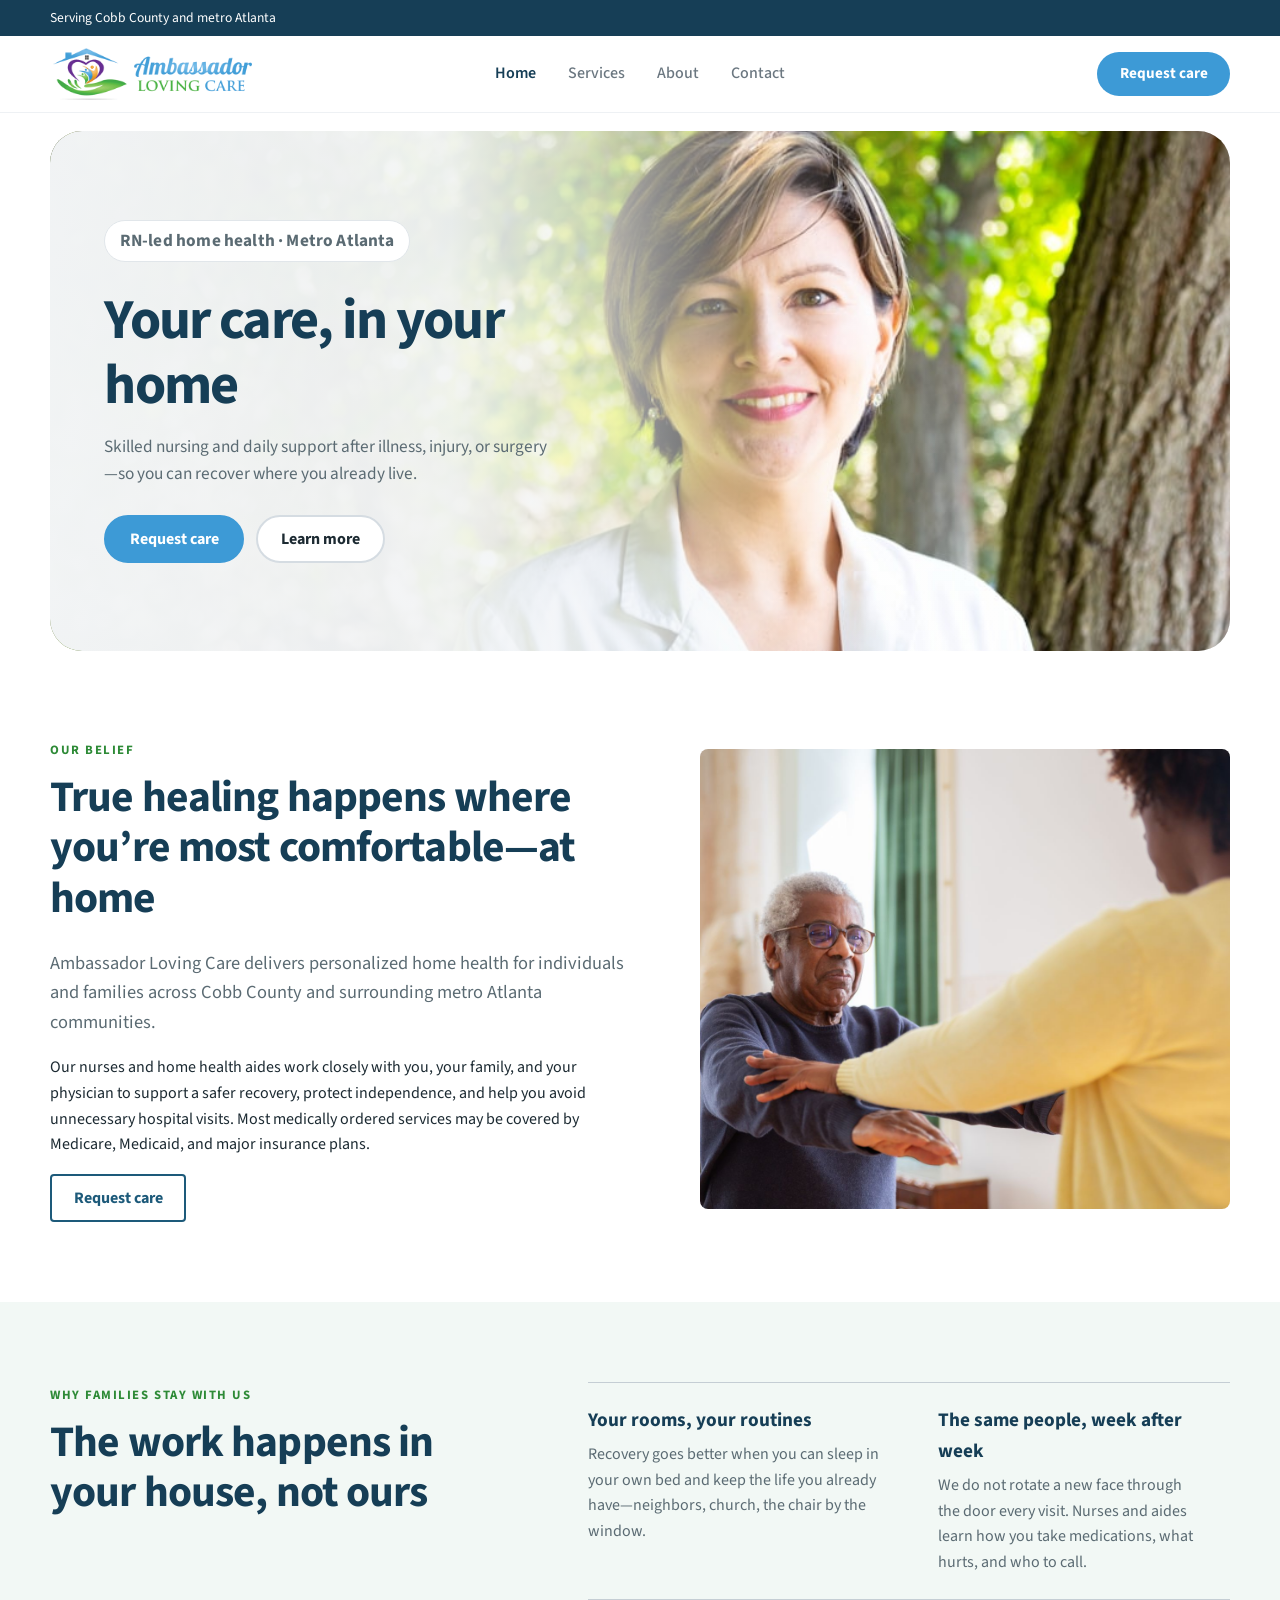
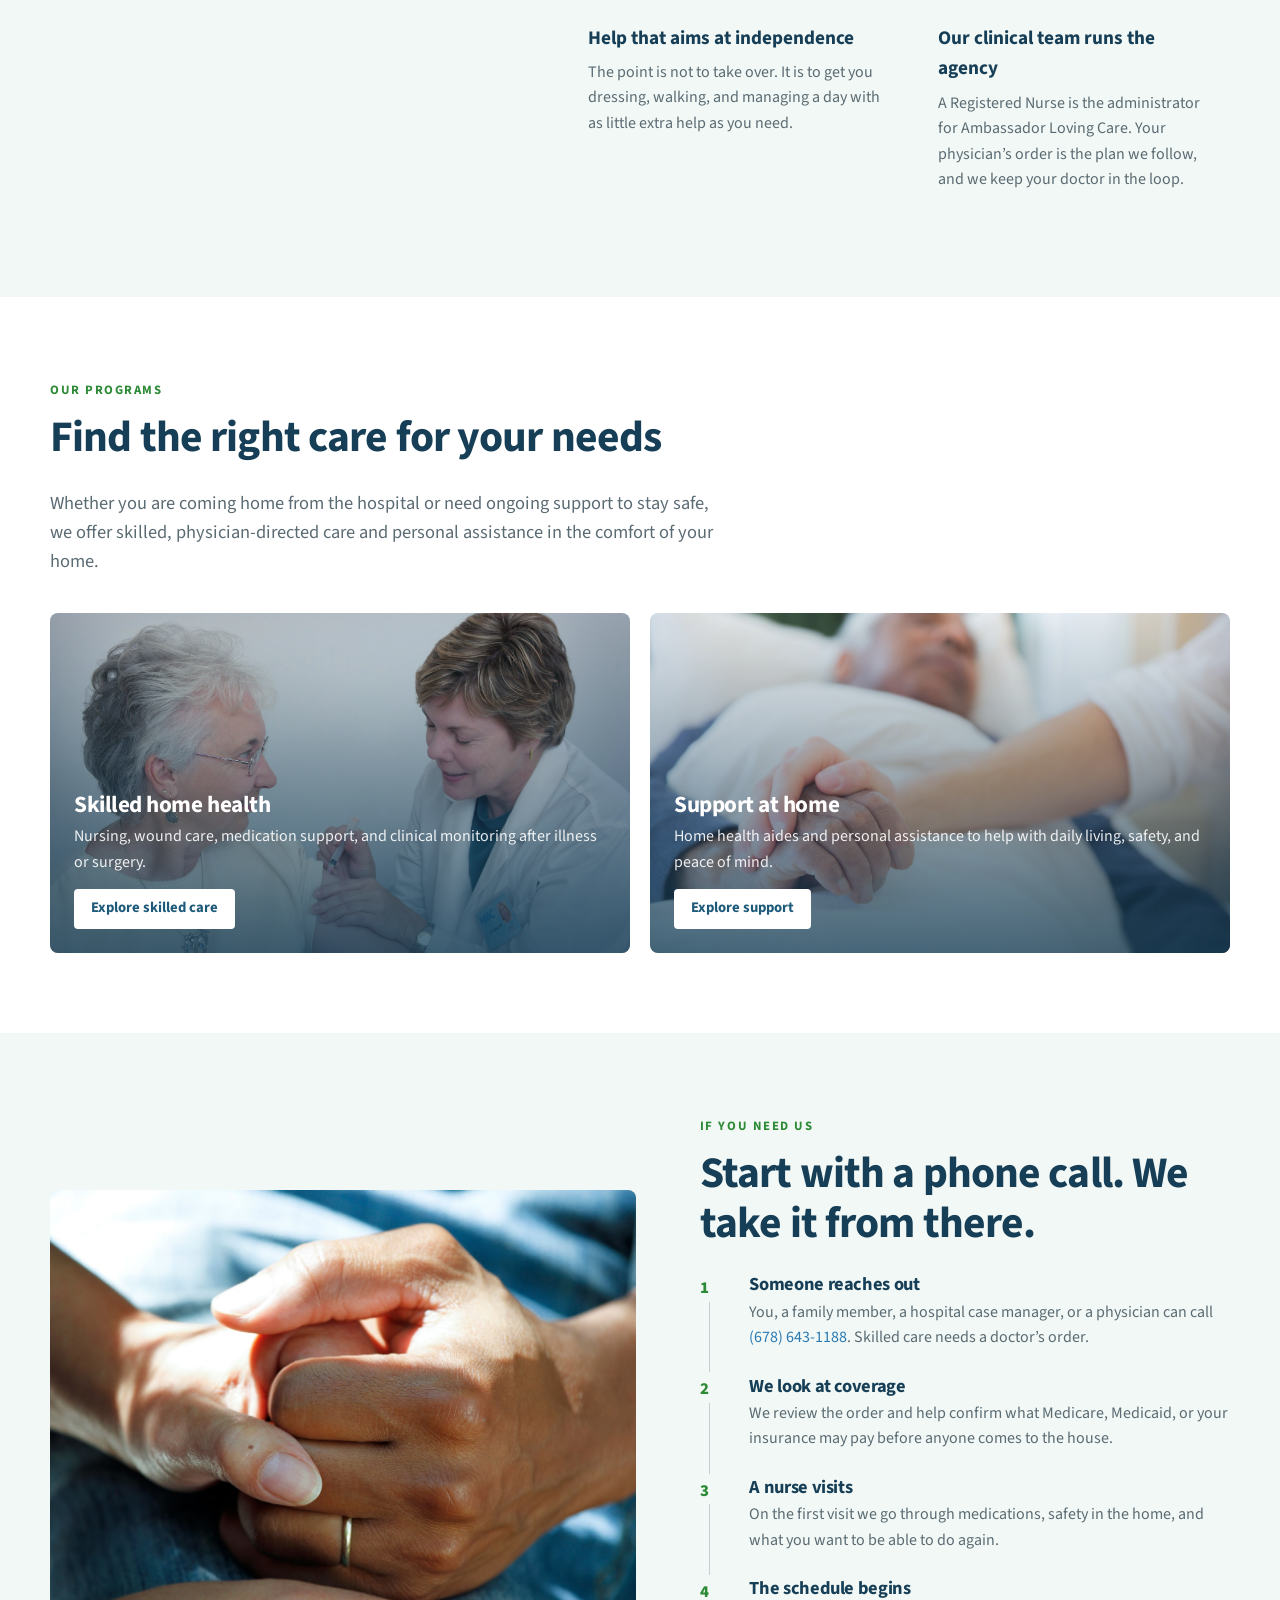
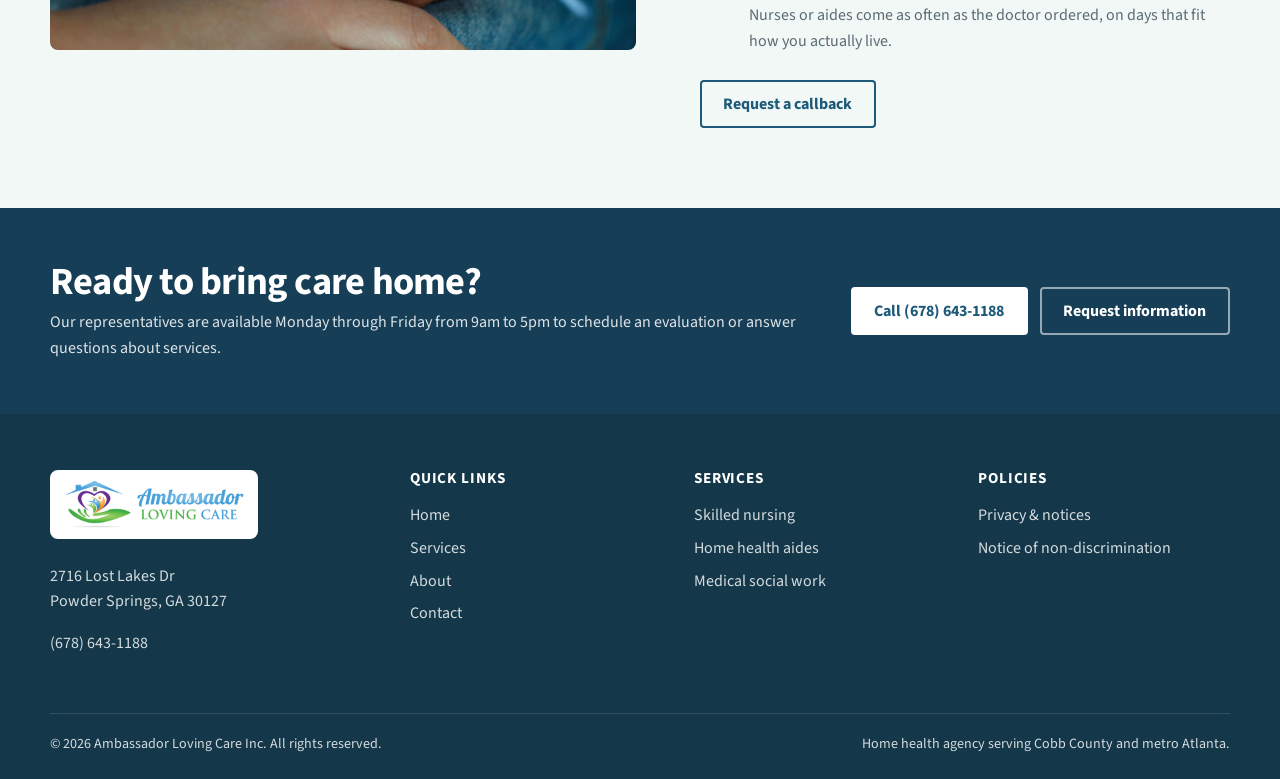
<file: index.html>
<!DOCTYPE html>
<html lang="en">
<head>
  <meta charset="UTF-8">
  <meta name="viewport" content="width=device-width, initial-scale=1">
  <title>Ambassador Loving Care | Home Health in Metro Atlanta</title>
  <meta name="description" content="Ambassador Loving Care brings skilled nursing and personal support to your home across Cobb County and metro Atlanta. Care at home, from people you can trust.">
  <link rel="icon" href="assets/favicon.png" type="image/png">
  <link rel="preconnect" href="https://fonts.googleapis.com">
  <link rel="preconnect" href="https://fonts.gstatic.com" crossorigin>
  <link href="https://fonts.googleapis.com/css2?family=Source+Sans+3:wght@400;600;700;800&display=swap" rel="stylesheet">
  <link rel="stylesheet" href="css/styles.css">
</head>
<body>
  <a class="skip-link" href="#main">Skip to main content</a>

  <div class="utility-bar">
    <div class="container">
      <span>Serving Cobb County and metro Atlanta</span>
    </div>
  </div>

  <header class="site-header">
    <div class="container header-inner">
      <a class="logo" href="index.html">
        <img src="assets/logo-transparent.png" alt="Ambassador Loving Care">
      </a>
      <nav aria-label="Primary">
        <ul class="nav-main">
          <li><a href="index.html" aria-current="page">Home</a></li>
          <li><a href="services.html">Services</a></li>
          <li><a href="about.html">About</a></li>
          <li><a href="contact.html">Contact</a></li>
        </ul>
      </nav>
      <div class="header-cta">
        <a class="btn btn-primary" href="contact.html">Request care</a>
        <button class="menu-toggle" type="button" aria-expanded="false" aria-controls="mobile-menu" aria-label="Open menu">
          <span></span>
        </button>
      </div>
    </div>
    <div class="nav-drawer" id="mobile-menu">
      <a href="index.html" aria-current="page">Home</a>
      <a href="services.html">Services</a>
      <a href="about.html">About</a>
      <a href="contact.html">Contact</a>
      <a class="drawer-cta" href="contact.html">Request care</a>
    </div>
  </header>

  <main id="main">
    <section class="hero-wrap">
      <div class="container">
        <div class="hero hero-split">
          <div class="hero-copy">
            <div class="hero-copy-inner">
              <p class="hero-badge">RN-led home health · Metro Atlanta</p>
              <h1>Your care, in your home</h1>
              <p>Skilled nursing and daily support after illness, injury, or surgery—so you can recover where you already live.</p>
              <div class="hero-actions">
                <a class="btn btn-primary" href="contact.html">Request care</a>
                <a class="btn btn-soft" href="services.html">Learn more</a>
              </div>
            </div>
          </div>
          <figure class="hero-media">
            <img src="assets/images/caregiver.jpg" alt="A home health nurse ready to visit you at home">
          </figure>
        </div>
      </div>
    </section>

    <section class="section">
      <div class="container split">
        <div class="split-copy">
          <p class="eyebrow">Our belief</p>
          <h2>True healing happens where you’re most comfortable—at home</h2>
          <p class="lead">Ambassador Loving Care delivers personalized home health for individuals and families across Cobb County and surrounding metro Atlanta communities.</p>
          <p>Our nurses and home health aides work closely with you, your family, and your physician to support a safer recovery, protect independence, and help you avoid unnecessary hospital visits. Most medically ordered services may be covered by Medicare, Medicaid, and major insurance plans.</p>
          <a class="btn btn-outline" href="contact.html">Request care</a>
        </div>
        <img src="assets/images/aide.jpg" alt="Home health professional supporting an older adult at home">
      </div>
    </section>

    <section class="section bg-paper" id="why-us">
      <div class="container values-wrap">
        <div>
          <p class="eyebrow">Why families stay with us</p>
          <h2>The work happens in your house, not ours</h2>
        </div>
        <dl class="values">
          <div>
            <dt>Your rooms, your routines</dt>
            <dd>Recovery goes better when you can sleep in your own bed and keep the life you already have—neighbors, church, the chair by the window.</dd>
          </div>
          <div>
            <dt>The same people, week after week</dt>
            <dd>We do not rotate a new face through the door every visit. Nurses and aides learn how you take medications, what hurts, and who to call.</dd>
          </div>
          <div>
            <dt>Help that aims at independence</dt>
            <dd>The point is not to take over. It is to get you dressing, walking, and managing a day with as little extra help as you need.</dd>
          </div>
          <div>
            <dt>Our clinical team runs the agency</dt>
            <dd>A Registered Nurse is the administrator for Ambassador Loving Care. Your physician’s order is the plan we follow, and we keep your doctor in the loop.</dd>
          </div>
        </dl>
      </div>
    </section>

    <section class="section">
      <div class="container">
        <div class="section-head">
          <p class="eyebrow">Our programs</p>
          <h2>Find the right care for your needs</h2>
          <p class="lead">Whether you are coming home from the hospital or need ongoing support to stay safe, we offer skilled, physician-directed care and personal assistance in the comfort of your home.</p>
        </div>
        <div class="program-grid">
          <article class="program-card">
            <img src="assets/images/hero.jpg" alt="Skilled nursing visit">
            <div>
              <h3>Skilled home health</h3>
              <p>Nursing, wound care, medication support, and clinical monitoring after illness or surgery.</p>
              <a class="btn btn-white" href="services.html#skilled">Explore skilled care</a>
            </div>
          </article>
          <article class="program-card">
            <img src="assets/images/home-care.jpg" alt="Compassionate support at the bedside">
            <div>
              <h3>Support at home</h3>
              <p>Home health aides and personal assistance to help with daily living, safety, and peace of mind.</p>
              <a class="btn btn-white" href="services.html#support">Explore support</a>
            </div>
          </article>
        </div>
      </div>
    </section>

    <section class="section bg-paper" id="start">
      <div class="container split">
        <img src="assets/images/home-visit.jpg" alt="A caregiver holding a patient’s hand during a home visit">
        <div class="split-copy">
          <p class="eyebrow">If you need us</p>
          <h2>Start with a phone call. We take it from there.</h2>
          <ol class="process">
            <li>
              <h3>Someone reaches out</h3>
              <p>You, a family member, a hospital case manager, or a physician can call <a href="tel:+16786431188">(678) 643-1188</a>. Skilled care needs a doctor’s order.</p>
            </li>
            <li>
              <h3>We look at coverage</h3>
              <p>We review the order and help confirm what Medicare, Medicaid, or your insurance may pay before anyone comes to the house.</p>
            </li>
            <li>
              <h3>A nurse visits</h3>
              <p>On the first visit we go through medications, safety in the home, and what you want to be able to do again.</p>
            </li>
            <li>
              <h3>The schedule begins</h3>
              <p>Nurses or aides come as often as the doctor ordered, on days that fit how you actually live.</p>
            </li>
          </ol>
          <a class="btn btn-outline" href="contact.html">Request a callback</a>
        </div>
      </div>
    </section>

    <section class="section-sm bg-navy">
      <div class="container cta-band">
        <div>
          <h2>Ready to bring care home?</h2>
          <p>Our representatives are available Monday through Friday from 9am to 5pm to schedule an evaluation or answer questions about services.</p>
        </div>
        <div class="cta-actions">
          <a class="btn btn-white" href="tel:+16786431188">Call (678) 643-1188</a>
          <a class="btn btn-ghost" href="contact.html">Request information</a>
        </div>
      </div>
    </section>
  </main>

  <footer class="site-footer">
    <div class="container">
      <div class="footer-grid">
        <div>
          <a class="footer-logo" href="index.html">
            <img src="assets/logo.png" alt="Ambassador Loving Care">
          </a>
          <p style="margin-top:1rem">2716 Lost Lakes Dr<br>Powder Springs, GA 30127</p>
          <p><a href="tel:+16786431188">(678) 643-1188</a></p>
        </div>
        <div>
          <h3>Quick links</h3>
          <ul>
            <li><a href="index.html">Home</a></li>
            <li><a href="services.html">Services</a></li>
            <li><a href="about.html">About</a></li>
            <li><a href="contact.html">Contact</a></li>
          </ul>
        </div>
        <div>
          <h3>Services</h3>
          <ul>
            <li><a href="services.html#skilled">Skilled nursing</a></li>
            <li><a href="services.html#support">Home health aides</a></li>
            <li><a href="services.html#social">Medical social work</a></li>
          </ul>
        </div>
        <div>
          <h3>Policies</h3>
          <ul>
            <li><a href="privacy.html">Privacy &amp; notices</a></li>
            <li><a href="privacy.html#nondiscrimination">Notice of non-discrimination</a></li>
          </ul>
        </div>
      </div>
      <div class="footer-bottom">
        <span>© 2026 Ambassador Loving Care Inc. All rights reserved.</span>
        <span>Home health agency serving Cobb County and metro Atlanta.</span>
      </div>
    </div>
  </footer>

  <div class="mobile-cta">
    <a class="btn btn-outline" href="tel:+16786431188">Call</a>
    <a class="btn btn-primary" href="contact.html">Request care</a>
  </div>
  <script src="js/main.js"></script>
</body>
</html>
</file>
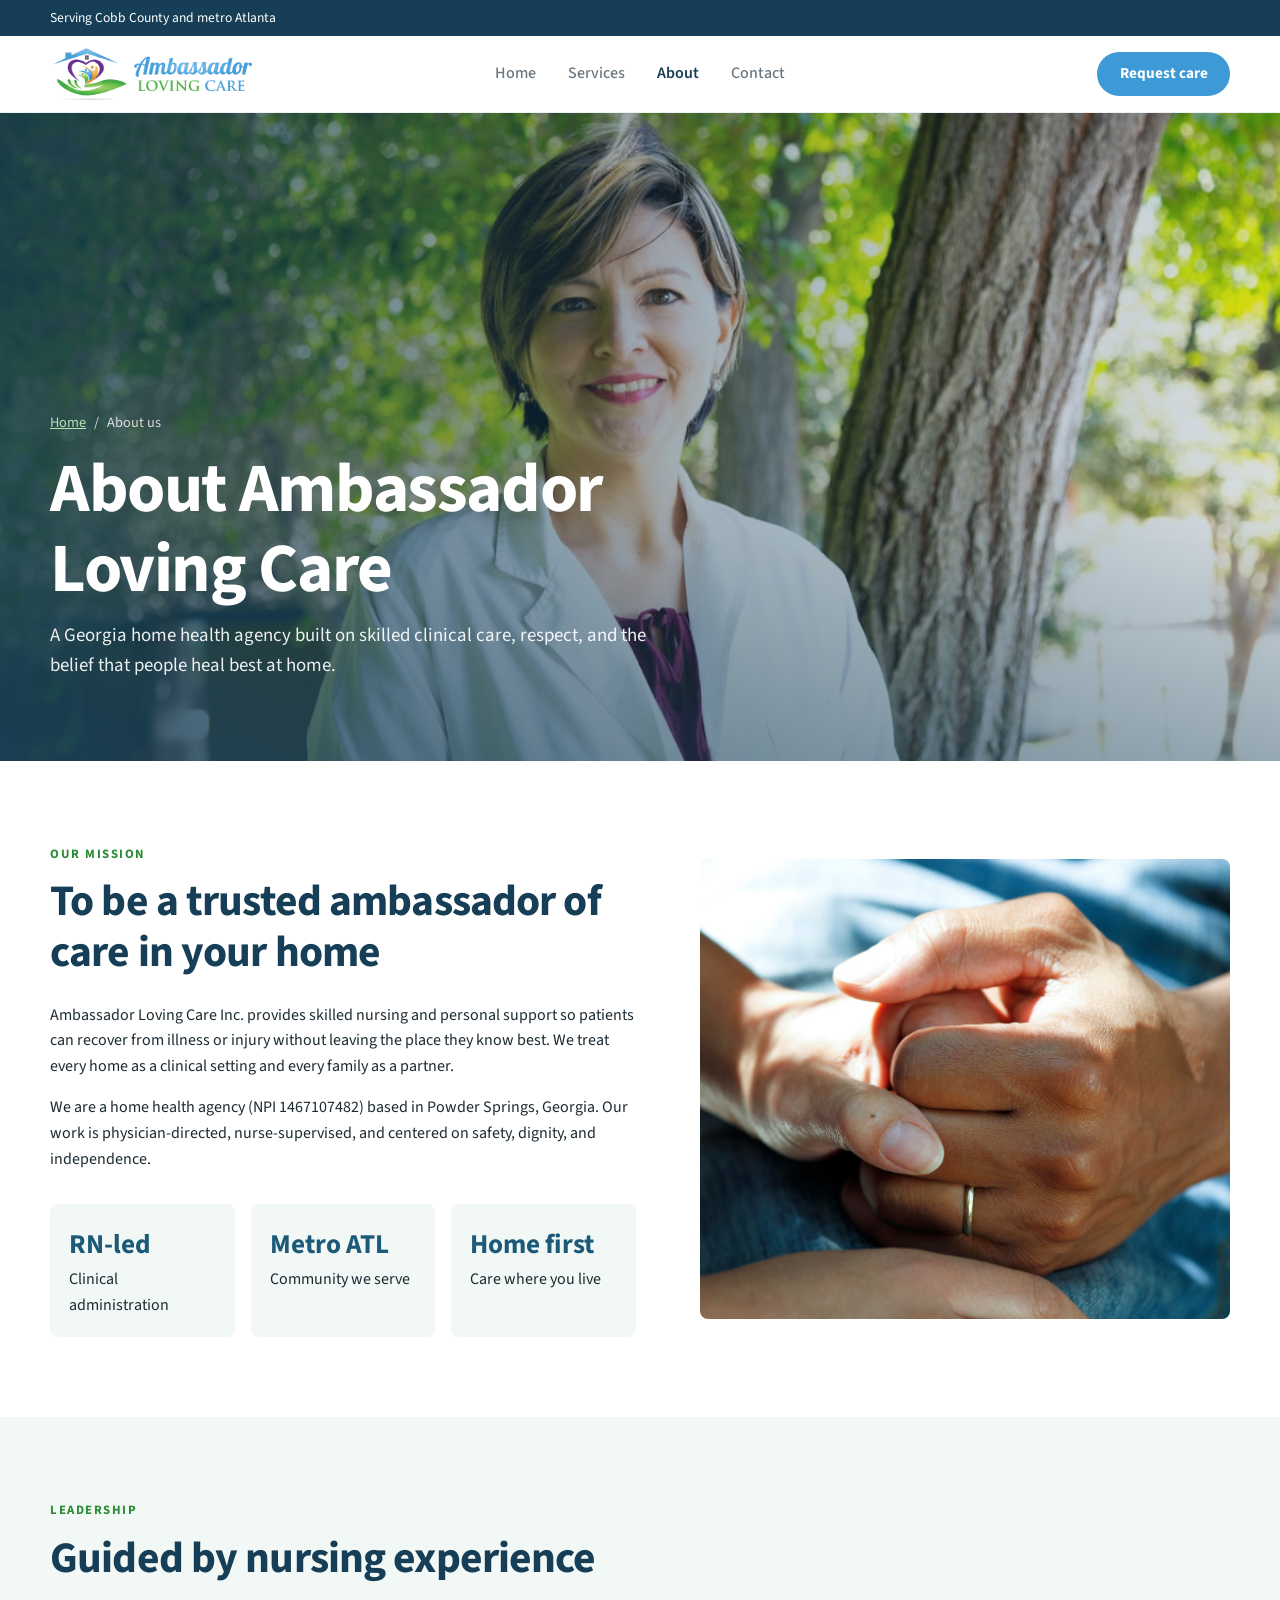
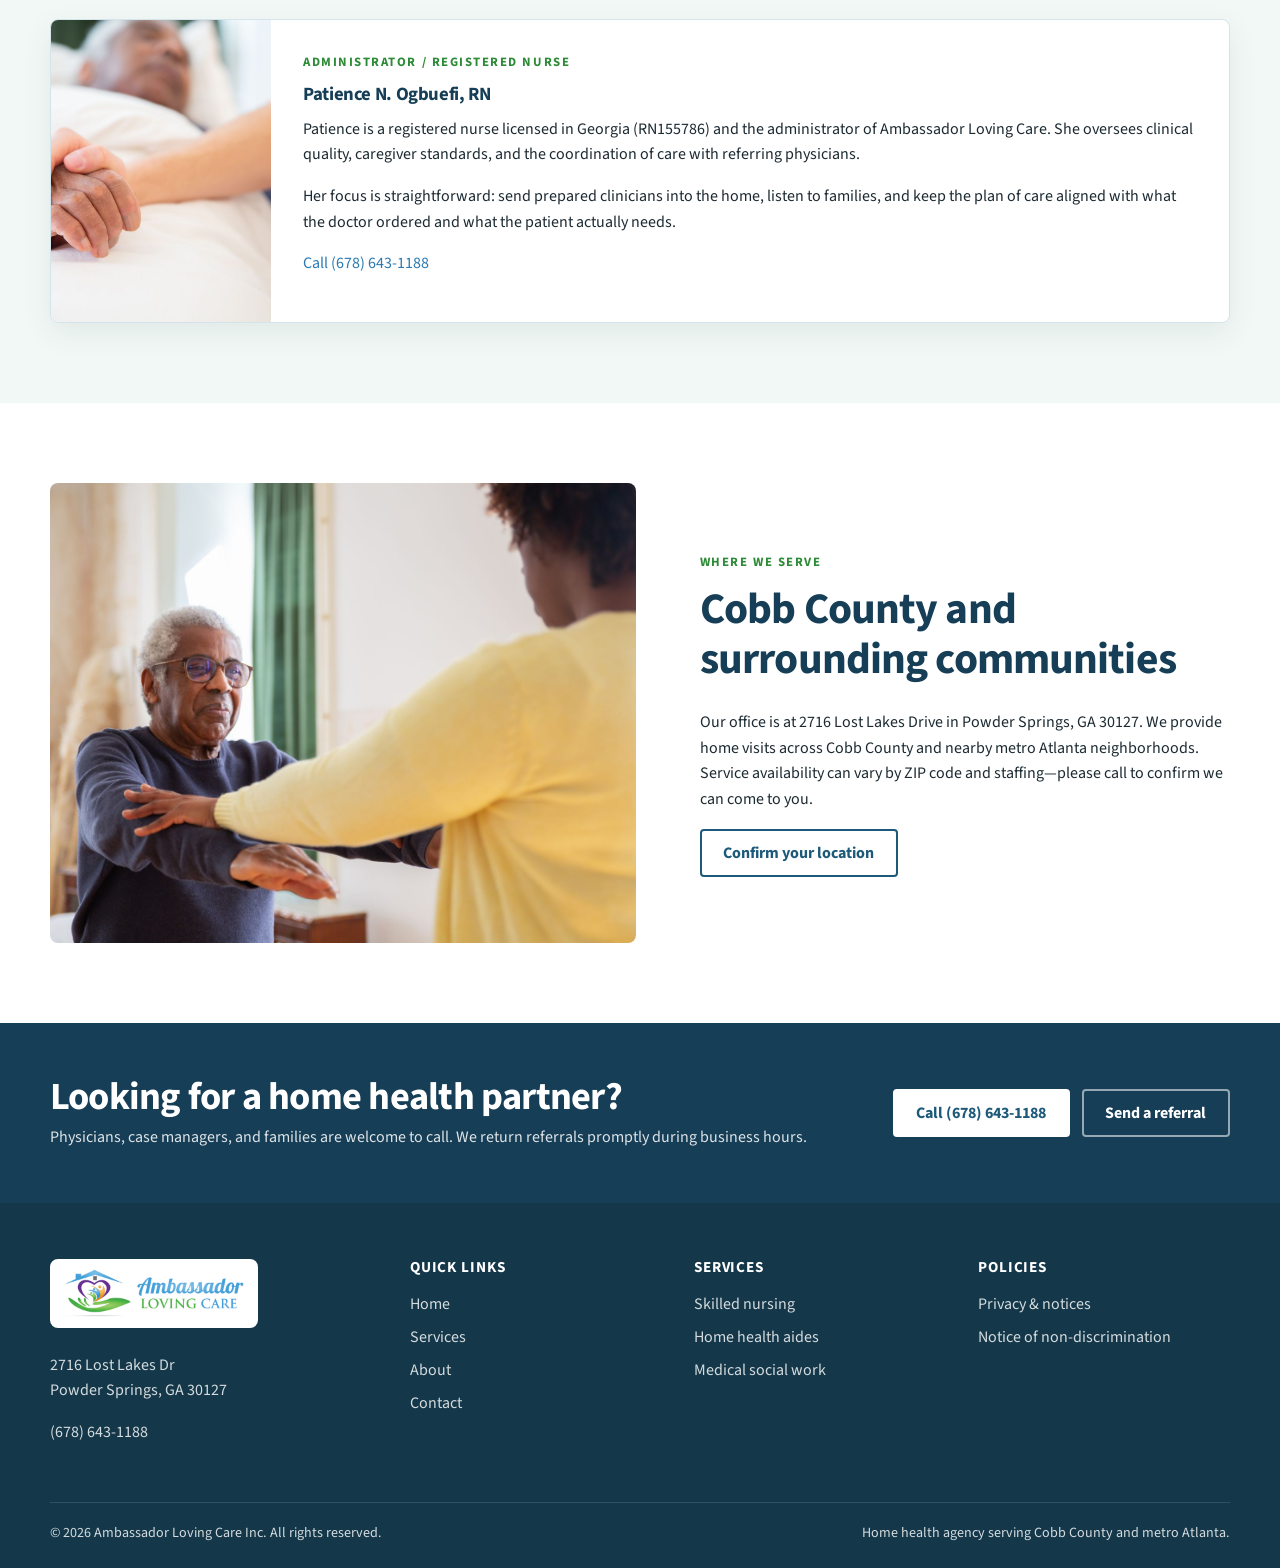
<file: about.html>
<!DOCTYPE html>
<html lang="en">
<head>
  <meta charset="UTF-8">
  <meta name="viewport" content="width=device-width, initial-scale=1">
  <title>About Ambassador Loving Care | Home Health in Cobb County, GA</title>
  <meta name="description" content="Ambassador Loving Care Inc. is a home health agency based in Powder Springs, Georgia, serving Cobb County and metro Atlanta.">
  <link rel="icon" href="assets/favicon.png" type="image/png">
  <link rel="preconnect" href="https://fonts.googleapis.com">
  <link rel="preconnect" href="https://fonts.gstatic.com" crossorigin>
  <link href="https://fonts.googleapis.com/css2?family=Source+Sans+3:wght@400;600;700;800&display=swap" rel="stylesheet">
  <link rel="stylesheet" href="css/styles.css">
</head>
<body>
  <a class="skip-link" href="#main">Skip to main content</a>
  <div class="utility-bar">
    <div class="container">
      <span>Serving Cobb County and metro Atlanta</span>
    </div>
  </div>
  <header class="site-header">
    <div class="container header-inner">
      <a class="logo" href="index.html">
        <img src="assets/logo-transparent.png" alt="Ambassador Loving Care">
      </a>
      <nav aria-label="Primary">
        <ul class="nav-main">
          <li><a href="index.html">Home</a></li>
          <li><a href="services.html">Services</a></li>
          <li><a href="about.html" aria-current="page">About</a></li>
          <li><a href="contact.html">Contact</a></li>
        </ul>
      </nav>
      <div class="header-cta">
        <a class="btn btn-primary" href="contact.html">Request care</a>
        <button class="menu-toggle" type="button" aria-expanded="false" aria-controls="mobile-menu" aria-label="Open menu"><span></span></button>
      </div>
    </div>
    <div class="nav-drawer" id="mobile-menu">
      <a href="index.html">Home</a>
      <a href="services.html">Services</a>
      <a href="about.html" aria-current="page">About</a>
      <a href="contact.html">Contact</a>
      <a class="drawer-cta" href="contact.html">Request care</a>
    </div>
  </header>

  <main id="main">
    <section class="hero page-hero">
      <div class="hero-media">
        <img src="assets/images/caregiver.jpg" alt="A home health nurse ready to support a patient">
      </div>
      <div class="container">
        <div class="hero-content">
          <ul class="breadcrumb">
            <li><a href="index.html">Home</a></li>
            <li>/</li>
            <li>About us</li>
          </ul>
          <h1>About Ambassador Loving Care</h1>
          <p>A Georgia home health agency built on skilled clinical care, respect, and the belief that people heal best at home.</p>
        </div>
      </div>
    </section>

    <section class="section">
      <div class="container split">
        <div class="split-copy">
          <p class="eyebrow">Our mission</p>
          <h2>To be a trusted ambassador of care in your home</h2>
          <p>Ambassador Loving Care Inc. provides skilled nursing and personal support so patients can recover from illness or injury without leaving the place they know best. We treat every home as a clinical setting and every family as a partner.</p>
          <p>We are a home health agency (NPI 1467107482) based in Powder Springs, Georgia. Our work is physician-directed, nurse-supervised, and centered on safety, dignity, and independence.</p>
          <div class="stat-row">
            <div class="stat"><strong>RN-led</strong> Clinical administration</div>
            <div class="stat"><strong>Metro ATL</strong> Community we serve</div>
            <div class="stat"><strong>Home first</strong> Care where you live</div>
          </div>
        </div>
        <img src="assets/images/home-visit.jpg" alt="Clinician visiting a patient at home">
      </div>
    </section>

    <section class="section bg-paper">
      <div class="container">
        <div class="section-head">
          <p class="eyebrow">Leadership</p>
          <h2>Guided by nursing experience</h2>
        </div>
        <article class="team-card">
          <img src="assets/images/home-care.jpg" alt="Compassionate bedside support">
          <div class="team-copy">
            <p class="eyebrow">Administrator / Registered Nurse</p>
            <h3>Patience N. Ogbuefi, RN</h3>
            <p>Patience is a registered nurse licensed in Georgia (RN155786) and the administrator of Ambassador Loving Care. She oversees clinical quality, caregiver standards, and the coordination of care with referring physicians.</p>
            <p>Her focus is straightforward: send prepared clinicians into the home, listen to families, and keep the plan of care aligned with what the doctor ordered and what the patient actually needs.</p>
            <p><a href="tel:+16786431188">Call (678) 643-1188</a></p>
          </div>
        </article>
      </div>
    </section>

    <section class="section">
      <div class="container split">
        <img src="assets/images/aide.jpg" alt="Staying independent at home with support">
        <div class="split-copy">
          <p class="eyebrow">Where we serve</p>
          <h2>Cobb County and surrounding communities</h2>
          <p>Our office is at 2716 Lost Lakes Drive in Powder Springs, GA 30127. We provide home visits across Cobb County and nearby metro Atlanta neighborhoods. Service availability can vary by ZIP code and staffing—please call to confirm we can come to you.</p>
          <a class="btn btn-outline" href="contact.html">Confirm your location</a>
        </div>
      </div>
    </section>

    <section class="section-sm bg-navy">
      <div class="container cta-band">
        <div>
          <h2>Looking for a home health partner?</h2>
          <p>Physicians, case managers, and families are welcome to call. We return referrals promptly during business hours.</p>
        </div>
        <div class="cta-actions">
          <a class="btn btn-white" href="tel:+16786431188">Call (678) 643-1188</a>
          <a class="btn btn-ghost" href="contact.html">Send a referral</a>
        </div>
      </div>
    </section>
  </main>

  <footer class="site-footer">
    <div class="container">
      <div class="footer-grid">
        <div>
          <a class="footer-logo" href="index.html">
            <img src="assets/logo.png" alt="Ambassador Loving Care">
          </a>
          <p style="margin-top:1rem">2716 Lost Lakes Dr<br>Powder Springs, GA 30127</p>
          <p><a href="tel:+16786431188">(678) 643-1188</a></p>
        </div>
        <div>
          <h3>Quick links</h3>
          <ul>
            <li><a href="index.html">Home</a></li>
            <li><a href="services.html">Services</a></li>
            <li><a href="about.html">About</a></li>
            <li><a href="contact.html">Contact</a></li>
          </ul>
        </div>
        <div>
          <h3>Services</h3>
          <ul>
            <li><a href="services.html#skilled">Skilled nursing</a></li>
            <li><a href="services.html#support">Home health aides</a></li>
            <li><a href="services.html#social">Medical social work</a></li>
          </ul>
        </div>
        <div>
          <h3>Policies</h3>
          <ul>
            <li><a href="privacy.html">Privacy &amp; notices</a></li>
            <li><a href="privacy.html#nondiscrimination">Notice of non-discrimination</a></li>
          </ul>
        </div>
      </div>
      <div class="footer-bottom">
        <span>© 2026 Ambassador Loving Care Inc. All rights reserved.</span>
        <span>Home health agency serving Cobb County and metro Atlanta.</span>
      </div>
    </div>
  </footer>
  <div class="mobile-cta">
    <a class="btn btn-outline" href="tel:+16786431188">Call</a>
    <a class="btn btn-primary" href="contact.html">Request care</a>
  </div>
  <script src="js/main.js"></script>
</body>
</html>
</file>
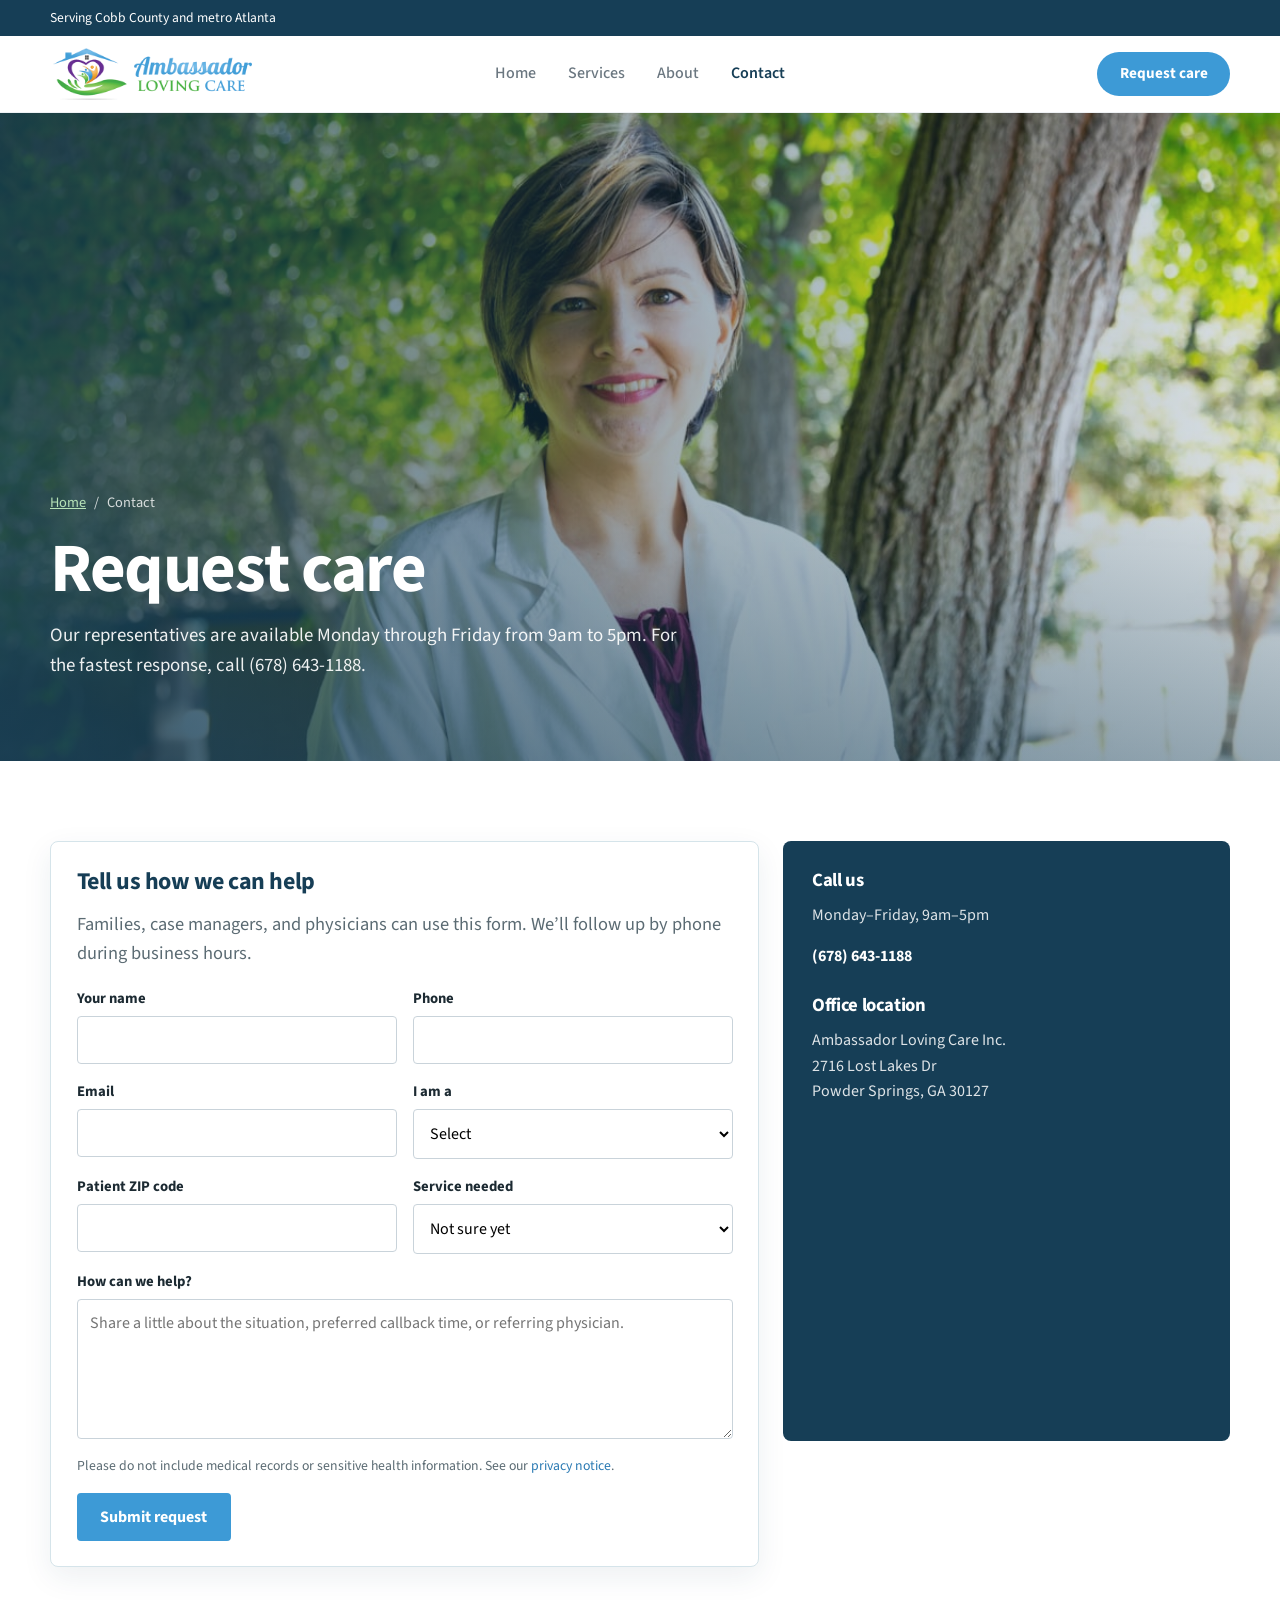
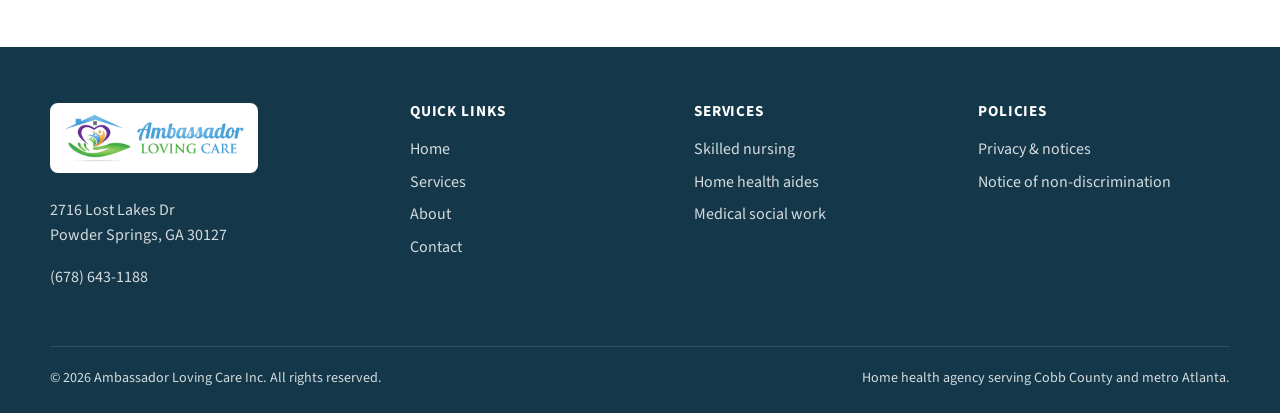
<file: contact.html>
<!DOCTYPE html>
<html lang="en">
<head>
  <meta charset="UTF-8">
  <meta name="viewport" content="width=device-width, initial-scale=1">
  <title>Request Care | Ambassador Loving Care</title>
  <meta name="description" content="Request home health services from Ambassador Loving Care in Cobb County, Georgia. Call (678) 643-1188 or send a referral online.">
  <link rel="icon" href="assets/favicon.png" type="image/png">
  <link rel="preconnect" href="https://fonts.googleapis.com">
  <link rel="preconnect" href="https://fonts.gstatic.com" crossorigin>
  <link href="https://fonts.googleapis.com/css2?family=Source+Sans+3:wght@400;600;700;800&display=swap" rel="stylesheet">
  <link rel="stylesheet" href="css/styles.css">
</head>
<body>
  <a class="skip-link" href="#main">Skip to main content</a>
  <div class="utility-bar">
    <div class="container">
      <span>Serving Cobb County and metro Atlanta</span>
    </div>
  </div>
  <header class="site-header">
    <div class="container header-inner">
      <a class="logo" href="index.html">
        <img src="assets/logo-transparent.png" alt="Ambassador Loving Care">
      </a>
      <nav aria-label="Primary">
        <ul class="nav-main">
          <li><a href="index.html">Home</a></li>
          <li><a href="services.html">Services</a></li>
          <li><a href="about.html">About</a></li>
          <li><a href="contact.html" aria-current="page">Contact</a></li>
        </ul>
      </nav>
      <div class="header-cta">
        <a class="btn btn-primary" href="contact.html">Request care</a>
        <button class="menu-toggle" type="button" aria-expanded="false" aria-controls="mobile-menu" aria-label="Open menu"><span></span></button>
      </div>
    </div>
    <div class="nav-drawer" id="mobile-menu">
      <a href="index.html">Home</a>
      <a href="services.html">Services</a>
      <a href="about.html">About</a>
      <a href="contact.html" aria-current="page">Contact</a>
      <a class="drawer-cta" href="contact.html">Request care</a>
    </div>
  </header>

  <main id="main">
    <section class="hero page-hero">
      <div class="hero-media">
        <img src="assets/images/caregiver.jpg" alt="A home health nurse ready to help a family">
      </div>
      <div class="container">
        <div class="hero-content">
          <ul class="breadcrumb">
            <li><a href="index.html">Home</a></li>
            <li>/</li>
            <li>Contact</li>
          </ul>
          <h1>Request care</h1>
          <p>Our representatives are available Monday through Friday from 9am to 5pm. For the fastest response, call (678) 643-1188.</p>
        </div>
      </div>
    </section>

    <section class="section">
      <div class="container contact-layout">
        <div class="form-card">
          <h2>Tell us how we can help</h2>
          <p class="lead">Families, case managers, and physicians can use this form. We’ll follow up by phone during business hours.</p>
          <div class="success-msg" id="form-success" role="status" aria-live="polite" tabindex="-1"></div>
          <form id="referral-form" action="https://api.web3forms.com/submit" method="POST">
            <input type="hidden" name="access_key" value="6f9e7db8-eb54-4b20-81f7-942402acf59b">
            <input type="hidden" name="subject" value="New care request — Ambassador Loving Care">
            <input type="hidden" name="from_name" value="Ambassador Loving Care website">
            <input class="botcheck" type="checkbox" name="botcheck" tabindex="-1" autocomplete="off">
            <div class="form-grid">
              <div>
                <label for="name">Your name</label>
                <input id="name" name="name" type="text" autocomplete="name" required>
              </div>
              <div>
                <label for="phone">Phone</label>
                <input id="phone" name="phone" type="tel" autocomplete="tel" required>
              </div>
              <div>
                <label for="email">Email</label>
                <input id="email" name="email" type="email" autocomplete="email">
              </div>
              <div>
                <label for="role">I am a</label>
                <select id="role" name="role" required>
                  <option value="">Select</option>
                  <option>Family member or caregiver</option>
                  <option>Patient</option>
                  <option>Physician or provider</option>
                  <option>Hospital or case manager</option>
                </select>
              </div>
              <div>
                <label for="zip">Patient ZIP code</label>
                <input id="zip" name="zip" type="text" inputmode="numeric" maxlength="10">
              </div>
              <div>
                <label for="service">Service needed</label>
                <select id="service" name="service">
                  <option>Not sure yet</option>
                  <option>Skilled nursing</option>
                  <option>Home health aide support</option>
                  <option>Hospital discharge follow-up</option>
                </select>
              </div>
              <div class="full">
                <label for="message">How can we help?</label>
                <textarea id="message" name="message" placeholder="Share a little about the situation, preferred callback time, or referring physician."></textarea>
                <p class="form-privacy">Please do not include medical records or sensitive health information. See our <a href="privacy.html">privacy notice</a>.</p>
              </div>
              <div class="full">
                <button class="btn btn-primary" type="submit">Submit request</button>
              </div>
            </div>
          </form>
        </div>
        <aside class="contact-aside">
          <h3>Call us</h3>
          <p>Monday–Friday, 9am–5pm</p>
          <p><a href="tel:+16786431188">(678) 643-1188</a></p>
          <h3 style="margin-top:1.6rem">Office location</h3>
          <p>Ambassador Loving Care Inc.<br>2716 Lost Lakes Dr<br>Powder Springs, GA 30127</p>
          <div class="map-wrap" style="margin-top:1.2rem">
            <iframe title="Map of Ambassador Loving Care in Powder Springs, Georgia" src="https://maps.google.com/maps?q=2716%20Lost%20Lakes%20Dr%20Powder%20Springs%20GA%2030127&amp;z=14&amp;output=embed" loading="lazy"></iframe>
          </div>
        </aside>
      </div>
    </section>
  </main>

  <footer class="site-footer">
    <div class="container">
      <div class="footer-grid">
        <div>
          <a class="footer-logo" href="index.html">
            <img src="assets/logo.png" alt="Ambassador Loving Care">
          </a>
          <p style="margin-top:1rem">2716 Lost Lakes Dr<br>Powder Springs, GA 30127</p>
          <p><a href="tel:+16786431188">(678) 643-1188</a></p>
        </div>
        <div>
          <h3>Quick links</h3>
          <ul>
            <li><a href="index.html">Home</a></li>
            <li><a href="services.html">Services</a></li>
            <li><a href="about.html">About</a></li>
            <li><a href="contact.html">Contact</a></li>
          </ul>
        </div>
        <div>
          <h3>Services</h3>
          <ul>
            <li><a href="services.html#skilled">Skilled nursing</a></li>
            <li><a href="services.html#support">Home health aides</a></li>
            <li><a href="services.html#social">Medical social work</a></li>
          </ul>
        </div>
        <div>
          <h3>Policies</h3>
          <ul>
            <li><a href="privacy.html">Privacy &amp; notices</a></li>
            <li><a href="privacy.html#nondiscrimination">Notice of non-discrimination</a></li>
          </ul>
        </div>
      </div>
      <div class="footer-bottom">
        <span>© 2026 Ambassador Loving Care Inc. All rights reserved.</span>
        <span>Home health agency serving Cobb County and metro Atlanta.</span>
      </div>
    </div>
  </footer>
  <div class="mobile-cta">
    <a class="btn btn-outline" href="tel:+16786431188">Call</a>
    <a class="btn btn-primary" href="contact.html">Request care</a>
  </div>
  <script src="js/main.js"></script>
</body>
</html>
</file>
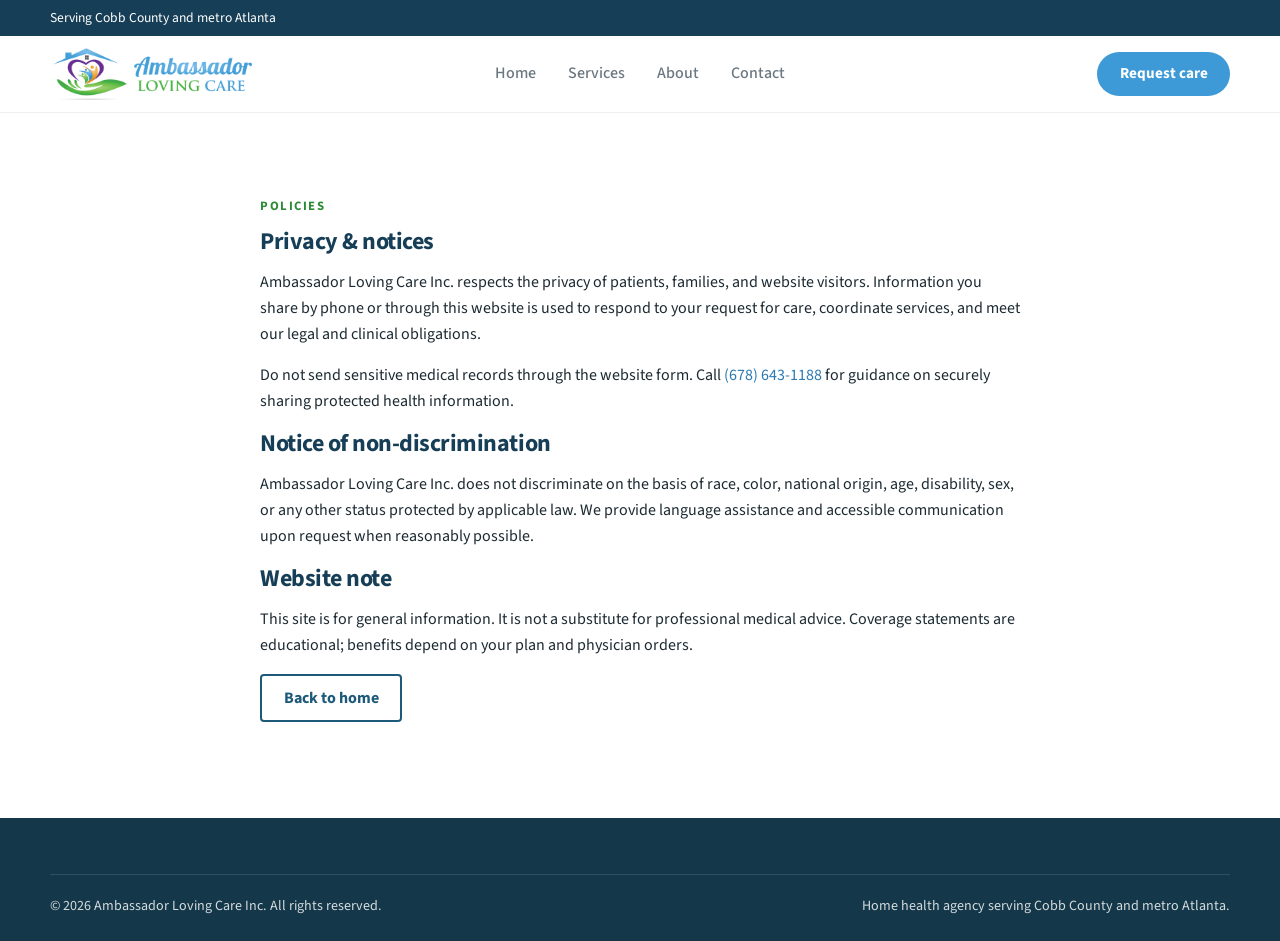
<file: privacy.html>
<!DOCTYPE html>
<html lang="en">
<head>
  <meta charset="UTF-8">
  <meta name="viewport" content="width=device-width, initial-scale=1">
  <title>Privacy &amp; Notices | Ambassador Loving Care</title>
  <meta name="description" content="Privacy practices and non-discrimination notice for Ambassador Loving Care Inc.">
  <link rel="icon" href="assets/favicon.png" type="image/png">
  <link rel="preconnect" href="https://fonts.googleapis.com">
  <link rel="preconnect" href="https://fonts.gstatic.com" crossorigin>
  <link href="https://fonts.googleapis.com/css2?family=Source+Sans+3:wght@400;600;700;800&display=swap" rel="stylesheet">
  <link rel="stylesheet" href="css/styles.css">
</head>
<body>
  <a class="skip-link" href="#main">Skip to main content</a>
  <div class="utility-bar">
    <div class="container">
      <span>Serving Cobb County and metro Atlanta</span>
    </div>
  </div>
  <header class="site-header">
    <div class="container header-inner">
      <a class="logo" href="index.html">
        <img src="assets/logo-transparent.png" alt="Ambassador Loving Care">
      </a>
      <nav aria-label="Primary">
        <ul class="nav-main">
          <li><a href="index.html">Home</a></li>
          <li><a href="services.html">Services</a></li>
          <li><a href="about.html">About</a></li>
          <li><a href="contact.html">Contact</a></li>
        </ul>
      </nav>
      <div class="header-cta">
        <a class="btn btn-primary" href="contact.html">Request care</a>
        <button class="menu-toggle" type="button" aria-expanded="false" aria-controls="mobile-menu" aria-label="Open menu"><span></span></button>
      </div>
    </div>
    <div class="nav-drawer" id="mobile-menu">
      <a href="index.html">Home</a>
      <a href="services.html">Services</a>
      <a href="about.html">About</a>
      <a href="contact.html">Contact</a>
      <a class="drawer-cta" href="contact.html">Request care</a>
    </div>
  </header>

  <main id="main">
    <section class="section">
      <div class="container" style="max-width:760px">
        <p class="eyebrow">Policies</p>
        <h1>Privacy &amp; notices</h1>
        <p>Ambassador Loving Care Inc. respects the privacy of patients, families, and website visitors. Information you share by phone or through this website is used to respond to your request for care, coordinate services, and meet our legal and clinical obligations.</p>
        <p>Do not send sensitive medical records through the website form. Call <a href="tel:+16786431188">(678) 643-1188</a> for guidance on securely sharing protected health information.</p>
        <h2 id="nondiscrimination">Notice of non-discrimination</h2>
        <p>Ambassador Loving Care Inc. does not discriminate on the basis of race, color, national origin, age, disability, sex, or any other status protected by applicable law. We provide language assistance and accessible communication upon request when reasonably possible.</p>
        <h2>Website note</h2>
        <p>This site is for general information. It is not a substitute for professional medical advice. Coverage statements are educational; benefits depend on your plan and physician orders.</p>
        <p><a class="btn btn-outline" href="index.html">Back to home</a></p>
      </div>
    </section>
  </main>

  <footer class="site-footer">
    <div class="container">
      <div class="footer-bottom">
        <span>© 2026 Ambassador Loving Care Inc. All rights reserved.</span>
        <span>Home health agency serving Cobb County and metro Atlanta.</span>
      </div>
    </div>
  </footer>
  <script src="js/main.js"></script>
</body>
</html>
</file>
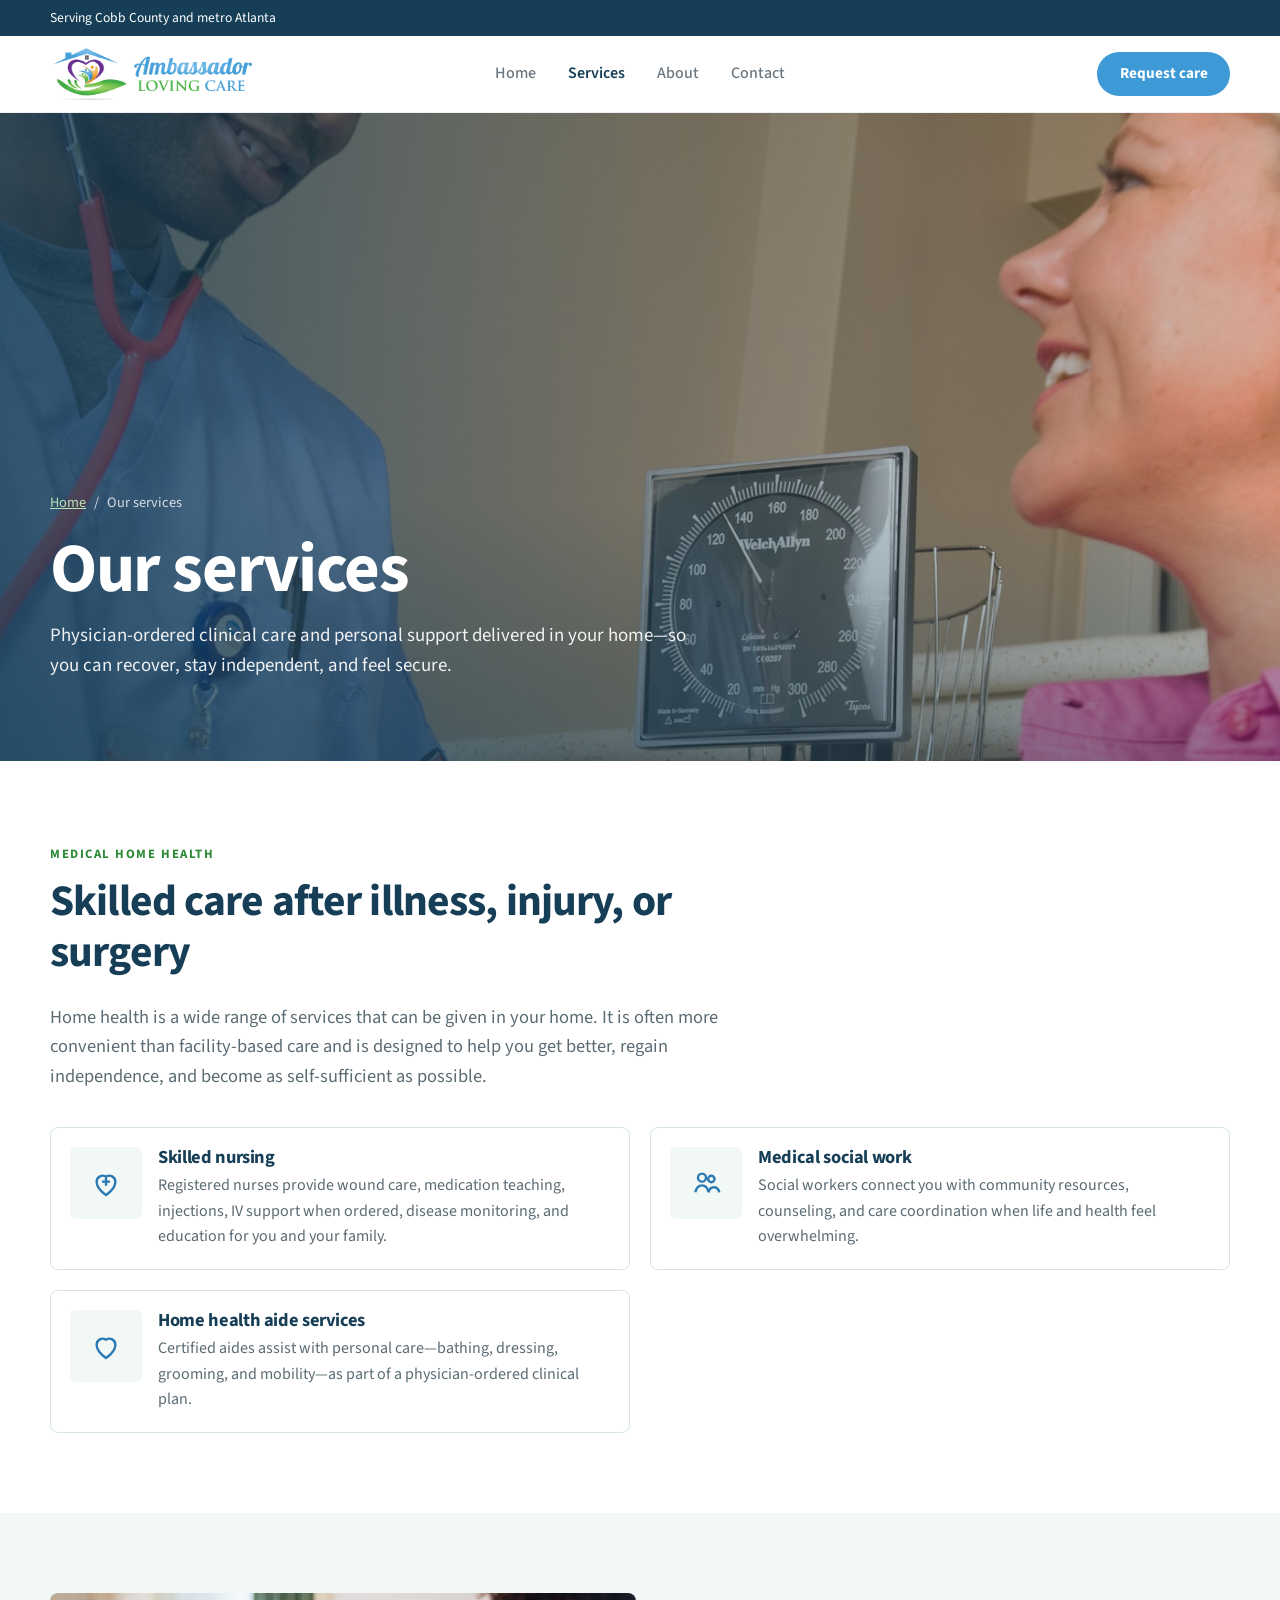
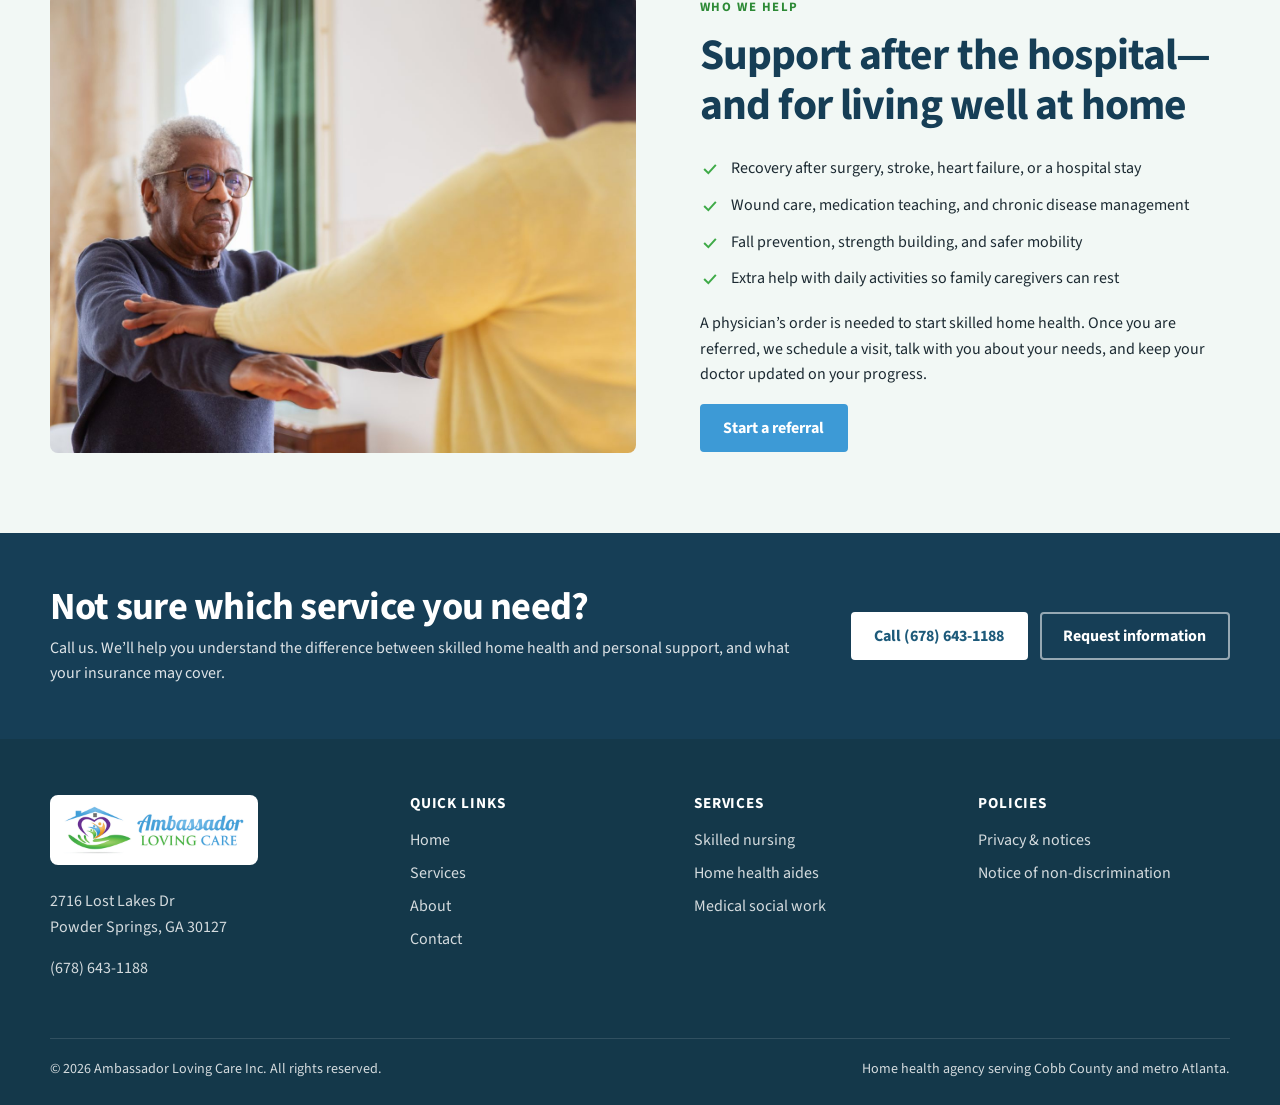
<file: services.html>
<!DOCTYPE html>
<html lang="en">
<head>
  <meta charset="UTF-8">
  <meta name="viewport" content="width=device-width, initial-scale=1">
  <title>Home Health Services | Ambassador Loving Care</title>
  <meta name="description" content="Skilled nursing, medical social work, and home health aide services in Cobb County and metro Atlanta.">
  <link rel="icon" href="assets/favicon.png" type="image/png">
  <link rel="preconnect" href="https://fonts.googleapis.com">
  <link rel="preconnect" href="https://fonts.gstatic.com" crossorigin>
  <link href="https://fonts.googleapis.com/css2?family=Source+Sans+3:wght@400;600;700;800&display=swap" rel="stylesheet">
  <link rel="stylesheet" href="css/styles.css">
</head>
<body>
  <a class="skip-link" href="#main">Skip to main content</a>
  <div class="utility-bar">
    <div class="container">
      <span>Serving Cobb County and metro Atlanta</span>
    </div>
  </div>
  <header class="site-header">
    <div class="container header-inner">
      <a class="logo" href="index.html">
        <img src="assets/logo-transparent.png" alt="Ambassador Loving Care">
      </a>
      <nav aria-label="Primary">
        <ul class="nav-main">
          <li><a href="index.html">Home</a></li>
          <li><a href="services.html" aria-current="page">Services</a></li>
          <li><a href="about.html">About</a></li>
          <li><a href="contact.html">Contact</a></li>
        </ul>
      </nav>
      <div class="header-cta">
        <a class="btn btn-primary" href="contact.html">Request care</a>
        <button class="menu-toggle" type="button" aria-expanded="false" aria-controls="mobile-menu" aria-label="Open menu"><span></span></button>
      </div>
    </div>
    <div class="nav-drawer" id="mobile-menu">
      <a href="index.html">Home</a>
      <a href="services.html" aria-current="page">Services</a>
      <a href="about.html">About</a>
      <a href="contact.html">Contact</a>
      <a class="drawer-cta" href="contact.html">Request care</a>
    </div>
  </header>

  <main id="main">
    <section class="hero page-hero">
      <div class="hero-media">
        <img src="assets/images/clinic.jpg" alt="Home health clinician preparing for a patient visit">
      </div>
      <div class="container">
        <div class="hero-content">
          <ul class="breadcrumb">
            <li><a href="index.html">Home</a></li>
            <li>/</li>
            <li>Our services</li>
          </ul>
          <h1>Our services</h1>
          <p>Physician-ordered clinical care and personal support delivered in your home—so you can recover, stay independent, and feel secure.</p>
        </div>
      </div>
    </section>

    <section class="section" id="skilled">
      <div class="container">
        <div class="section-head">
          <p class="eyebrow">Medical home health</p>
          <h2>Skilled care after illness, injury, or surgery</h2>
          <p class="lead">Home health is a wide range of services that can be given in your home. It is often more convenient than facility-based care and is designed to help you get better, regain independence, and become as self-sufficient as possible.</p>
        </div>
        <div class="service-list">
          <article class="service-item">
            <div class="icon-box">
              <svg width="32" height="32" viewBox="0 0 24 24" fill="none" aria-hidden="true"><path d="M12 21s-7-4.4-7-10a4.5 4.5 0 0 1 7-3.7A4.5 4.5 0 0 1 19 11c0 5.6-7 10-7 10Z" stroke="currentColor" stroke-width="1.8"/><path d="M12 8v6M9 11h6" stroke="currentColor" stroke-width="1.8"/></svg>
            </div>
            <div>
              <h3>Skilled nursing</h3>
              <p>Registered nurses provide wound care, medication teaching, injections, IV support when ordered, disease monitoring, and education for you and your family.</p>
            </div>
          </article>
          <article class="service-item" id="social">
            <div class="icon-box">
              <svg width="32" height="32" viewBox="0 0 24 24" fill="none" aria-hidden="true"><circle cx="9" cy="8" r="3" stroke="currentColor" stroke-width="1.8"/><circle cx="16" cy="9" r="2.4" stroke="currentColor" stroke-width="1.8"/><path d="M4 19c.8-3.5 3-5.2 5-5.2S13.2 15.5 14 19M14 19c.5-2.6 2.2-3.8 3.8-3.8 2 0 3.6 1.5 4.2 3.8" stroke="currentColor" stroke-width="1.8"/></svg>
            </div>
            <div>
              <h3>Medical social work</h3>
              <p>Social workers connect you with community resources, counseling, and care coordination when life and health feel overwhelming.</p>
            </div>
          </article>
          <article class="service-item" id="support">
            <div class="icon-box">
              <svg width="32" height="32" viewBox="0 0 24 24" fill="none" aria-hidden="true"><path d="M12 21s-7-4.4-7-10a4.5 4.5 0 0 1 7-3.7A4.5 4.5 0 0 1 19 11c0 5.6-7 10-7 10Z" stroke="currentColor" stroke-width="1.8"/></svg>
            </div>
            <div>
              <h3>Home health aide services</h3>
              <p>Certified aides assist with personal care—bathing, dressing, grooming, and mobility—as part of a physician-ordered clinical plan.</p>
            </div>
          </article>
        </div>
      </div>
    </section>

    <section class="section bg-paper">
      <div class="container split">
        <img src="assets/images/aide.jpg" alt="Clinician providing skilled care at home">
        <div class="split-copy">
          <p class="eyebrow">Who we help</p>
          <h2>Support after the hospital—and for living well at home</h2>
          <ul class="checklist">
            <li>
              <svg width="20" height="20" viewBox="0 0 24 24" fill="none"><path d="m5 12 5 5 9-10" stroke="currentColor" stroke-width="2.4"/></svg>
              Recovery after surgery, stroke, heart failure, or a hospital stay
            </li>
            <li>
              <svg width="20" height="20" viewBox="0 0 24 24" fill="none"><path d="m5 12 5 5 9-10" stroke="currentColor" stroke-width="2.4"/></svg>
              Wound care, medication teaching, and chronic disease management
            </li>
            <li>
              <svg width="20" height="20" viewBox="0 0 24 24" fill="none"><path d="m5 12 5 5 9-10" stroke="currentColor" stroke-width="2.4"/></svg>
              Fall prevention, strength building, and safer mobility
            </li>
            <li>
              <svg width="20" height="20" viewBox="0 0 24 24" fill="none"><path d="m5 12 5 5 9-10" stroke="currentColor" stroke-width="2.4"/></svg>
              Extra help with daily activities so family caregivers can rest
            </li>
          </ul>
          <p style="margin-top:1.2rem">A physician’s order is needed to start skilled home health. Once you are referred, we schedule a visit, talk with you about your needs, and keep your doctor updated on your progress.</p>
          <a class="btn btn-primary" href="contact.html">Start a referral</a>
        </div>
      </div>
    </section>

    <section class="section-sm bg-navy">
      <div class="container cta-band">
        <div>
          <h2>Not sure which service you need?</h2>
          <p>Call us. We’ll help you understand the difference between skilled home health and personal support, and what your insurance may cover.</p>
        </div>
        <div class="cta-actions">
          <a class="btn btn-white" href="tel:+16786431188">Call (678) 643-1188</a>
          <a class="btn btn-ghost" href="contact.html">Request information</a>
        </div>
      </div>
    </section>
  </main>

  <footer class="site-footer">
    <div class="container">
      <div class="footer-grid">
        <div>
          <a class="footer-logo" href="index.html">
            <img src="assets/logo.png" alt="Ambassador Loving Care">
          </a>
          <p style="margin-top:1rem">2716 Lost Lakes Dr<br>Powder Springs, GA 30127</p>
          <p><a href="tel:+16786431188">(678) 643-1188</a></p>
        </div>
        <div>
          <h3>Quick links</h3>
          <ul>
            <li><a href="index.html">Home</a></li>
            <li><a href="services.html">Services</a></li>
            <li><a href="about.html">About</a></li>
            <li><a href="contact.html">Contact</a></li>
          </ul>
        </div>
        <div>
          <h3>Services</h3>
          <ul>
            <li><a href="services.html#skilled">Skilled nursing</a></li>
            <li><a href="services.html#support">Home health aides</a></li>
            <li><a href="services.html#social">Medical social work</a></li>
          </ul>
        </div>
        <div>
          <h3>Policies</h3>
          <ul>
            <li><a href="privacy.html">Privacy &amp; notices</a></li>
            <li><a href="privacy.html#nondiscrimination">Notice of non-discrimination</a></li>
          </ul>
        </div>
      </div>
      <div class="footer-bottom">
        <span>© 2026 Ambassador Loving Care Inc. All rights reserved.</span>
        <span>Home health agency serving Cobb County and metro Atlanta.</span>
      </div>
    </div>
  </footer>
  <div class="mobile-cta">
    <a class="btn btn-outline" href="tel:+16786431188">Call</a>
    <a class="btn btn-primary" href="contact.html">Request care</a>
  </div>
  <script src="js/main.js"></script>
</body>
</html>
</file>
<file: css/styles.css>
:root {
  --blue: #3d9ad6;
  --blue-hover: #2e86c0;
  --blue-deep: #2b7ab3;
  --navy: #1d5a7a;
  --navy-deep: #163e56;
  --ink: #1c2a32;
  --muted: #5b6b73;
  --line: #d5e4ea;
  --paper: #f2f8f5;
  --white: #fff;
  --green: #3eaa47;
  --green-deep: #2d8a36;
  --purple: #682890;
  --amber: #d88820;
  --shadow: 0 10px 30px rgba(22, 62, 86, 0.08);
  --radius: 6px;
  --header: 76px;
  --max: 1180px;
  --font: "Source Sans 3", "Segoe UI", Helvetica, Arial, sans-serif;
}

*,
*::before,
*::after {
  box-sizing: border-box;
}

html {
  scroll-behavior: smooth;
}

body {
  margin: 0;
  font-family: var(--font);
  color: var(--ink);
  background: var(--white);
  line-height: 1.6;
  -webkit-font-smoothing: antialiased;
}

img {
  max-width: 100%;
  display: block;
}

a {
  color: var(--blue-deep);
  text-decoration: none;
}

a:hover {
  text-decoration: underline;
}

h1,
h2,
h3,
h4 {
  margin: 0 0 0.6em;
  line-height: 1.15;
  font-weight: 700;
  letter-spacing: -0.02em;
  color: var(--navy-deep);
}

p {
  margin: 0 0 1em;
}

ul {
  margin: 0;
  padding: 0;
}

button,
input,
select,
textarea {
  font-family: inherit;
}

.skip-link {
  position: absolute;
  left: -999px;
  top: 0;
  background: var(--navy);
  color: #fff;
  padding: 0.6rem 1rem;
  z-index: 1000;
}

.skip-link:focus {
  left: 1rem;
  top: 1rem;
}

.container {
  width: min(var(--max), calc(100% - 40px));
  margin-inline: auto;
}

.eyebrow {
  display: inline-block;
  font-size: 0.8rem;
  font-weight: 700;
  letter-spacing: 0.12em;
  text-transform: uppercase;
  color: var(--green-deep);
  margin-bottom: 0.75rem;
}

.lead {
  font-size: 1.15rem;
  color: var(--muted);
  max-width: 42rem;
}

/* Buttons */
.btn {
  display: inline-flex;
  align-items: center;
  justify-content: center;
  gap: 0.5rem;
  min-height: 48px;
  padding: 0.75rem 1.35rem;
  border-radius: 4px;
  border: 2px solid transparent;
  font-weight: 700;
  font-size: 1rem;
  line-height: 1;
  cursor: pointer;
  text-decoration: none;
  transition: 0.18s ease;
}

.btn-soft {
  background: #fff;
  color: var(--ink);
  border-color: #d5dce2;
}

.btn-soft:hover {
  background: var(--paper);
  border-color: #c5ced6;
  color: var(--navy-deep);
}

.btn-primary {
  background: var(--blue);
  color: #fff;
  border-color: var(--blue);
}

.btn-primary:hover {
  background: var(--blue-hover);
  border-color: var(--blue-hover);
}

.btn-outline {
  background: transparent;
  color: var(--navy);
  border-color: var(--navy);
}

.btn-outline:hover {
  background: var(--navy);
  color: #fff;
}

.btn-white {
  background: #fff;
  color: var(--navy);
  border-color: #fff;
}

.btn-white:hover {
  background: var(--paper);
}

.btn-ghost {
  background: transparent;
  color: #fff;
  border-color: rgba(255, 255, 255, 0.55);
}

.btn-ghost:hover {
  background: #fff;
  color: var(--navy);
  border-color: #fff;
}

/* Header */
.utility-bar {
  background: var(--navy-deep);
  color: #fff;
  font-size: 0.85rem;
}

.utility-bar .container {
  display: flex;
  justify-content: space-between;
  align-items: center;
  min-height: 36px;
  gap: 1rem;
}

.utility-bar a {
  color: #fff;
  font-weight: 600;
}

.utility-links {
  display: flex;
  gap: 1.25rem;
  list-style: none;
}

.site-header {
  position: sticky;
  top: 0;
  z-index: 50;
  background: #fff;
  border-bottom: 1px solid #eef1f4;
}

.header-inner {
  display: grid;
  grid-template-columns: 1fr auto 1fr;
  align-items: center;
  min-height: var(--header);
  gap: 1.25rem;
}

.logo {
  display: flex;
  align-items: center;
  min-width: 0;
  color: inherit;
  text-decoration: none;
}

.logo:hover {
  text-decoration: none;
}

.logo img {
  height: 58px;
  width: auto;
  max-width: 240px;
  display: block;
}

.footer-logo {
  display: inline-block;
  background: #fff;
  border-radius: 8px;
  padding: 0.55rem 0.75rem;
}

.footer-logo img {
  height: 52px;
  width: auto;
}

.nav-main {
  display: flex;
  justify-content: center;
  flex-wrap: wrap;
  gap: 2rem;
  list-style: none;
}

.nav-main a {
  display: inline-flex;
  align-items: center;
  color: #6b7780;
  font-weight: 500;
  font-size: 1rem;
  padding: 0.35rem 0;
  background: transparent;
}

.nav-main a:hover {
  text-decoration: none;
  color: var(--navy-deep);
}

.nav-main a[aria-current="page"] {
  color: var(--navy-deep);
  font-weight: 600;
  text-decoration: none;
}

.header-cta {
  display: flex;
  align-items: center;
  justify-content: flex-end;
  gap: 0.65rem;
  flex-shrink: 0;
}

.header-cta .btn-primary {
  border-radius: 999px;
  min-height: 44px;
  padding: 0.65rem 1.4rem;
  font-size: 0.95rem;
  font-weight: 700;
  white-space: nowrap;
  border-width: 0;
}

.menu-toggle {
  display: none;
  align-items: center;
  gap: 0.45rem;
  min-width: 44px;
  height: 44px;
  border: 0;
  background: transparent;
  cursor: pointer;
  padding: 0 0.35rem;
  font-weight: 700;
  color: var(--navy);
}

.menu-toggle span,
.menu-toggle span::before,
.menu-toggle span::after {
  display: block;
  width: 22px;
  height: 2px;
  background: var(--navy);
  position: relative;
  margin: auto;
}

.menu-toggle span::before,
.menu-toggle span::after {
  content: "";
  position: absolute;
  left: 0;
}

.menu-toggle span::before {
  top: -7px;
}

.menu-toggle span::after {
  top: 7px;
}

.menu-toggle::after {
  content: "Menu";
  font-size: 0.95rem;
}

/* Hero — homepage copy positioned in the photo's negative space */
.hero-wrap {
  background: #fff;
  padding: 1.15rem 0 0.35rem;
}

.hero-split {
  position: relative;
  display: flex;
  align-items: center;
  min-height: 520px;
  background: #f3f5f7;
  color: var(--ink);
  overflow: hidden;
  border-radius: 32px;
}

.hero-split .hero-copy {
  position: relative;
  z-index: 2;
  display: flex;
  align-items: center;
  width: 52%;
  min-height: 520px;
  padding: 3.5rem 2.5rem 3.5rem 3.4rem;
}

.hero-copy-inner {
  max-width: 32rem;
  width: 100%;
}

.hero-badge {
  display: inline-flex;
  align-items: center;
  margin: 0 0 1.2rem;
  padding: 0.4rem 0.9rem;
  border: 1px solid #e1e6ea;
  border-radius: 999px;
  background: #fff;
  font-size: 0.82rem;
  font-weight: 700;
  color: var(--navy);
  letter-spacing: 0.01em;
}

.hero-split h1 {
  color: var(--navy-deep);
  font-size: clamp(2.3rem, 4.4vw, 3.6rem);
  margin-bottom: 0.85rem;
  letter-spacing: -0.03em;
}

.hero-split p {
  font-size: 1.08rem;
  color: var(--muted);
  margin-bottom: 1.7rem;
  max-width: 28rem;
}

.hero-actions {
  display: flex;
  flex-wrap: wrap;
  gap: 0.75rem;
}

.hero-split .btn {
  border-radius: 999px;
  padding-inline: 1.45rem;
}

.hero-split .hero-media {
  position: absolute;
  inset: 0;
  margin: 0;
}

.hero-split .hero-media::after {
  content: "";
  position: absolute;
  inset: 0;
  background: linear-gradient(
    90deg,
    rgba(243, 245, 247, 0.99) 0%,
    rgba(243, 245, 247, 0.95) 34%,
    rgba(243, 245, 247, 0.7) 47%,
    rgba(243, 245, 247, 0.08) 68%,
    transparent 82%
  );
}

.hero-split .hero-media img {
  width: 125%;
  max-width: none;
  height: 100%;
  object-fit: cover;
  object-position: center 24%;
}

/* Inner-page photo banner */
.hero:not(.hero-split) {
  position: relative;
  min-height: 72vh;
  display: grid;
  align-items: end;
  color: #fff;
  background: #163e56;
  overflow: hidden;
}

.hero:not(.hero-split) .hero-media {
  position: absolute;
  inset: 0;
}

.hero:not(.hero-split) .hero-media img {
  width: 100%;
  height: 100%;
  object-fit: cover;
  object-position: center 28%;
}

.hero:not(.hero-split) .hero-media::after {
  content: "";
  position: absolute;
  inset: 0;
  background:
    linear-gradient(90deg, rgba(22, 62, 86, 0.82) 0%, rgba(22, 62, 86, 0.42) 50%, rgba(22, 62, 86, 0.16) 100%),
    linear-gradient(0deg, rgba(22, 62, 86, 0.35), transparent 40%);
}

.hero-content {
  position: relative;
  z-index: 1;
  padding: 5.5rem 0 4.25rem;
  max-width: 40rem;
}

.hero:not(.hero-split) h1 {
  color: #fff;
  font-size: clamp(2.6rem, 5.4vw, 4.4rem);
  margin-bottom: 0.7rem;
}

.hero:not(.hero-split) p {
  font-size: 1.18rem;
  color: rgba(255, 255, 255, 0.92);
  margin-bottom: 1.5rem;
}

.hero:not(.hero-split) .eyebrow {
  color: #b7e3b8;
}

.hero:not(.hero-split) a:not(.btn) {
  color: #b7e3b8;
  text-decoration: underline;
}

.page-hero {
  min-height: 42vh;
}

.page-hero .hero-content {
  padding-top: 4.25rem;
  padding-bottom: 3.5rem;
}

.breadcrumb {
  display: flex;
  gap: 0.5rem;
  list-style: none;
  font-size: 0.9rem;
  margin-bottom: 1rem;
  color: rgba(255, 255, 255, 0.8);
}

.breadcrumb a {
  color: #fff;
}

/* Sections */
.section {
  padding: 5rem 0;
}

.section-sm {
  padding: 3.25rem 0;
}

.bg-paper {
  background: var(--paper);
}

.bg-navy {
  background: var(--navy-deep);
  color: #fff;
}

.bg-navy h2,
.bg-navy h3 {
  color: #fff;
}

.split {
  display: grid;
  grid-template-columns: 1.05fr 0.95fr;
  gap: 4rem;
  align-items: center;
}

.split img {
  width: 100%;
  height: 460px;
  object-fit: cover;
  border-radius: 8px;
}

.split-copy h2 {
  font-size: clamp(2rem, 3.4vw, 2.85rem);
}

.values-wrap {
  display: grid;
  grid-template-columns: minmax(0, 0.85fr) minmax(0, 1.15fr);
  gap: 4rem;
  align-items: start;
}

.values-wrap h2 {
  font-size: clamp(2rem, 3.4vw, 2.85rem);
  margin-bottom: 0;
}

.values {
  margin: 0;
  display: grid;
  grid-template-columns: 1fr 1fr;
}

.values > div {
  padding: 1.4rem 1.6rem 1.5rem 0;
  border-top: 1px solid #c5ced4;
}

.values > div:nth-child(odd) {
  padding-right: 1.8rem;
}

.values > div:nth-child(even) {
  padding-left: 1.8rem;
}

.values dt {
  font-size: 1.2rem;
  font-weight: 700;
  color: var(--navy-deep);
  margin-bottom: 0.4rem;
}

.values dd {
  margin: 0;
  color: var(--muted);
}

.process {
  list-style: none;
  margin: 1.4rem 0 1.6rem;
  padding: 0;
  counter-reset: process;
}

.process li {
  position: relative;
  padding: 0 0 1.55rem 3.1rem;
  counter-increment: process;
}

.process li:last-child {
  padding-bottom: 0;
}

.process li::before {
  content: counter(process);
  position: absolute;
  left: 0;
  top: 0.05rem;
  font-size: 1.05rem;
  font-weight: 800;
  color: var(--green-deep);
  font-variant-numeric: tabular-nums;
}

.process li::after {
  content: "";
  position: absolute;
  left: 0.55rem;
  top: 1.7rem;
  bottom: 0.2rem;
  width: 1px;
  background: #c5ced4;
}

.process li:last-child::after {
  display: none;
}

.process h3 {
  font-size: 1.15rem;
  margin-bottom: 0.25rem;
}

.process p {
  margin: 0;
  color: var(--muted);
}

.section-head {
  max-width: 46rem;
  margin-bottom: 2.25rem;
}

.section-head h2 {
  font-size: clamp(2rem, 3.4vw, 2.8rem);
}

.program-grid {
  display: grid;
  grid-template-columns: repeat(2, 1fr);
  gap: 1.25rem;
}

.program-card {
  position: relative;
  min-height: 340px;
  border-radius: 8px;
  overflow: hidden;
  display: flex;
  align-items: flex-end;
  color: #fff;
}

.program-card img {
  position: absolute;
  inset: 0;
  width: 100%;
  height: 100%;
  object-fit: cover;
  object-position: center 30%;
}

.program-card::after {
  content: "";
  position: absolute;
  inset: 0;
  background: linear-gradient(180deg, rgba(22, 62, 86, 0.05), rgba(22, 62, 86, 0.78));
}

.program-card div {
  position: relative;
  z-index: 1;
  padding: 1.5rem;
}

.program-card h3 {
  color: #fff;
  font-size: 1.45rem;
  margin-bottom: 0.35rem;
}

.program-card p {
  margin: 0 0 0.85rem;
  color: rgba(255, 255, 255, 0.9);
}

.program-card .btn {
  min-height: 40px;
  padding: 0.55rem 0.95rem;
  font-size: 0.92rem;
}

.news-grid {
  display: grid;
  grid-template-columns: repeat(3, 1fr);
  gap: 1.25rem;
}

.news-card {
  background: #fff;
  border: 1px solid var(--line);
  border-radius: 8px;
  overflow: hidden;
}

.news-card img {
  width: 100%;
  height: 190px;
  object-fit: cover;
}

.news-card div {
  padding: 1.25rem 1.2rem 1.4rem;
}

.news-card h3 {
  font-size: 1.15rem;
}

.news-card p {
  color: var(--muted);
  margin-bottom: 0.75rem;
}

.cta-band {
  display: grid;
  grid-template-columns: 1.4fr auto;
  gap: 2rem;
  align-items: center;
}

.cta-band h2 {
  font-size: clamp(1.8rem, 3vw, 2.4rem);
  margin-bottom: 0.4rem;
}

.cta-band p {
  margin: 0;
  color: rgba(255, 255, 255, 0.86);
}

.cta-actions {
  display: flex;
  gap: 0.75rem;
  flex-wrap: wrap;
}

.service-list {
  display: grid;
  grid-template-columns: 1fr 1fr;
  gap: 1.25rem;
}

.service-item {
  display: grid;
  grid-template-columns: 72px 1fr;
  gap: 1rem;
  background: #fff;
  border: 1px solid var(--line);
  border-radius: 8px;
  padding: 1.2rem;
}

.service-item img,
.service-item .icon-box {
  width: 72px;
  height: 72px;
  object-fit: cover;
  border-radius: 6px;
  background: var(--paper);
}

.icon-box {
  display: grid;
  place-items: center;
  color: var(--blue-deep);
}

.service-item h3 {
  font-size: 1.15rem;
  margin-bottom: 0.3rem;
}

.service-item p {
  margin: 0;
  color: var(--muted);
}

.checklist {
  list-style: none;
  display: grid;
  gap: 0.7rem;
}

.checklist li {
  display: flex;
  gap: 0.7rem;
  align-items: flex-start;
}

.checklist svg {
  flex-shrink: 0;
  margin-top: 3px;
  color: var(--green);
}

.team-card {
  display: grid;
  grid-template-columns: 220px 1fr;
  gap: 2rem;
  background: #fff;
  border: 1px solid var(--line);
  border-radius: 8px;
  overflow: hidden;
  box-shadow: var(--shadow);
}

.team-card img {
  width: 100%;
  height: 100%;
  min-height: 260px;
  object-fit: cover;
}

.team-copy {
  padding: 1.8rem 1.8rem 1.8rem 0;
}

.stat-row {
  display: grid;
  grid-template-columns: repeat(3, 1fr);
  gap: 1rem;
  margin-top: 2rem;
}

.stat {
  padding: 1.2rem;
  background: var(--paper);
  border-radius: 8px;
}

.stat strong {
  display: block;
  font-size: 1.7rem;
  color: var(--navy);
}

.contact-layout {
  display: grid;
  grid-template-columns: 1.35fr 0.85fr;
  gap: 1.5rem;
  align-items: start;
}

.form-grid {
  display: grid;
  grid-template-columns: 1fr 1fr;
  gap: 1rem;
}

.form-grid .full {
  grid-column: 1 / -1;
}

label {
  display: block;
  font-weight: 700;
  font-size: 0.92rem;
  margin-bottom: 0.35rem;
}

input,
select,
textarea {
  width: 100%;
  border: 1px solid #c9d3da;
  border-radius: 4px;
  padding: 0.75rem 0.8rem;
  font-size: 1rem;
  background: #fff;
}

input:focus,
select:focus,
textarea:focus {
  outline: 2px solid var(--blue);
  border-color: var(--blue);
}

textarea {
  min-height: 140px;
  resize: vertical;
}

.botcheck {
  display: none;
}

.form-privacy {
  margin: 0.55rem 0 0;
  color: var(--muted);
  font-size: 0.86rem;
  line-height: 1.45;
}

.form-grid button:disabled {
  cursor: wait;
  opacity: 0.72;
}

.form-card {
  background: #fff;
  border: 1px solid var(--line);
  border-radius: 8px;
  padding: 1.6rem;
  box-shadow: var(--shadow);
}

.contact-aside {
  background: var(--navy-deep);
  color: #fff;
  border-radius: 8px;
  padding: 1.8rem;
}

.contact-aside h2,
.contact-aside h3 {
  color: #fff;
}

.contact-aside a {
  color: #fff;
  font-weight: 700;
}

.contact-aside p {
  color: rgba(255, 255, 255, 0.86);
}

.success-msg {
  display: none;
  background: #e8f7ee;
  border: 1px solid #b7e4c7;
  color: #14532d;
  padding: 1rem 1.1rem;
  border-radius: 6px;
  margin-bottom: 1rem;
}

.success-msg.error {
  background: #fff1f0;
  border-color: #f1b6b0;
  color: #8f2420;
}

.map-wrap iframe {
  width: 100%;
  height: 280px;
  border: 0;
  border-radius: 8px;
}

.faq details {
  border-bottom: 1px solid var(--line);
  padding: 1rem 0;
}

.faq summary {
  cursor: pointer;
  font-weight: 700;
  color: var(--navy);
}

.faq p {
  margin: 0.7rem 0 0.2rem;
  color: var(--muted);
}

/* Footer */
.site-footer {
  background: #14384a;
  color: rgba(255, 255, 255, 0.82);
  padding: 3.5rem 0 1.5rem;
}

.footer-grid {
  display: grid;
  grid-template-columns: 1.3fr 1fr 1fr 1fr;
  gap: 2rem;
  margin-bottom: 2.5rem;
}

.site-footer h3 {
  color: #fff;
  font-size: 0.95rem;
  letter-spacing: 0.06em;
  text-transform: uppercase;
  margin-bottom: 1rem;
}

.site-footer a {
  color: rgba(255, 255, 255, 0.82);
}

.site-footer ul {
  list-style: none;
  display: grid;
  gap: 0.45rem;
}

.footer-bottom {
  display: flex;
  justify-content: space-between;
  gap: 1rem;
  flex-wrap: wrap;
  border-top: 1px solid rgba(255, 255, 255, 0.12);
  padding-top: 1.2rem;
  font-size: 0.88rem;
}

.mobile-cta {
  display: none;
}

.nav-drawer {
  display: none;
}

@media (max-width: 980px) {
  .header-inner {
    grid-template-columns: minmax(0, 1fr) auto;
  }

  .header-inner nav {
    display: none;
  }

  .nav-main {
    display: none;
  }

  .header-cta .btn-primary {
    min-height: 40px;
    padding: 0.55rem 1.1rem;
    font-size: 0.88rem;
  }

  .logo img {
    height: 44px;
    max-width: 170px;
  }

  .menu-toggle {
    display: flex;
    border: 1px solid var(--line);
    border-radius: 4px;
    padding: 0 0.7rem;
    flex-shrink: 0;
  }

  .menu-toggle::after {
    display: none;
  }

  .hero-content {
    max-width: 100%;
  }

  .mobile-cta .btn {
    font-size: 0.92rem;
    padding-inline: 0.5rem;
    min-height: 46px;
  }

  .split,
  .values-wrap,
  .values,
  .program-grid,
  .news-grid,
  .service-list,
  .cta-band,
  .team-card,
  .footer-grid,
  .form-grid,
  .contact-layout {
    grid-template-columns: 1fr;
  }

  .values > div:nth-child(odd),
  .values > div:nth-child(even) {
    padding-left: 0;
    padding-right: 0;
  }

  .team-copy {
    padding: 1.4rem;
  }

  .split img {
    height: 280px;
  }

  .hero-split {
    display: grid;
    grid-template-columns: 1fr;
    min-height: 0;
    border-radius: 22px;
  }

  .hero-split .hero-copy {
    position: relative;
    order: 2;
    justify-content: flex-start;
    width: 100%;
    min-height: 0;
    padding: 1.75rem 1.35rem 2rem;
  }

  .hero-split .hero-media {
    position: relative;
    inset: auto;
    order: 1;
    min-height: 280px;
  }

  .hero-split .hero-media::after {
    display: none;
  }

  .hero-split .hero-media img {
    width: 100%;
    object-position: center 18%;
  }

  .hero-wrap {
    padding: 0.75rem 0 0.15rem;
  }

  .hero:not(.hero-split) {
    min-height: 78vh;
    align-items: center;
  }

  .utility-links {
    display: none;
  }

  .nav-drawer {
    display: none;
    position: absolute;
    left: 0;
    right: 0;
    top: 100%;
    background: #fff;
    border-bottom: 1px solid var(--line);
    padding: 0.75rem 0 1.2rem;
    box-shadow: var(--shadow);
  }

  .nav-drawer.open {
    display: block;
  }

  .nav-drawer a {
    display: flex;
    align-items: center;
    margin: 0;
    padding: 0.85rem 20px;
    color: #6b7780;
    font-weight: 600;
  }

  .nav-drawer a:hover,
  .nav-drawer a[aria-current="page"] {
    text-decoration: none;
    color: var(--navy-deep);
    background: var(--paper);
  }

  .nav-drawer .drawer-cta {
    display: flex;
    justify-content: center;
    margin: 0.75rem 20px 0.25rem;
    padding: 0.75rem 1rem;
    color: #fff;
    background: var(--blue);
    border-radius: 999px;
    font-weight: 700;
  }

  .nav-drawer .drawer-cta:hover,
  .nav-drawer .drawer-cta[aria-current="page"] {
    background: var(--blue-hover);
    color: #fff;
  }

  .mobile-cta {
    display: flex;
    position: sticky;
    bottom: 0;
    z-index: 40;
    background: #fff;
    border-top: 1px solid var(--line);
    padding: 0.7rem 1rem calc(0.7rem + env(safe-area-inset-bottom));
    gap: 0.6rem;
  }

  .mobile-cta .btn {
    flex: 1;
  }

  body.menu-open {
    overflow: hidden;
  }
}

@media (max-width: 480px) {
  .logo img {
    max-width: 42vw;
    height: 40px;
  }

  .header-cta .btn-primary {
    min-height: 36px;
    padding: 0.45rem 0.8rem;
    font-size: 0.8rem;
  }
}

@media (max-width: 640px) {
  .container {
    width: min(var(--max), calc(100% - 28px));
  }

  .section {
    padding: 3.4rem 0;
  }

  .hero h1 {
    font-size: 2.35rem;
  }

  .stat-row {
    grid-template-columns: 1fr;
  }
}
</file>
